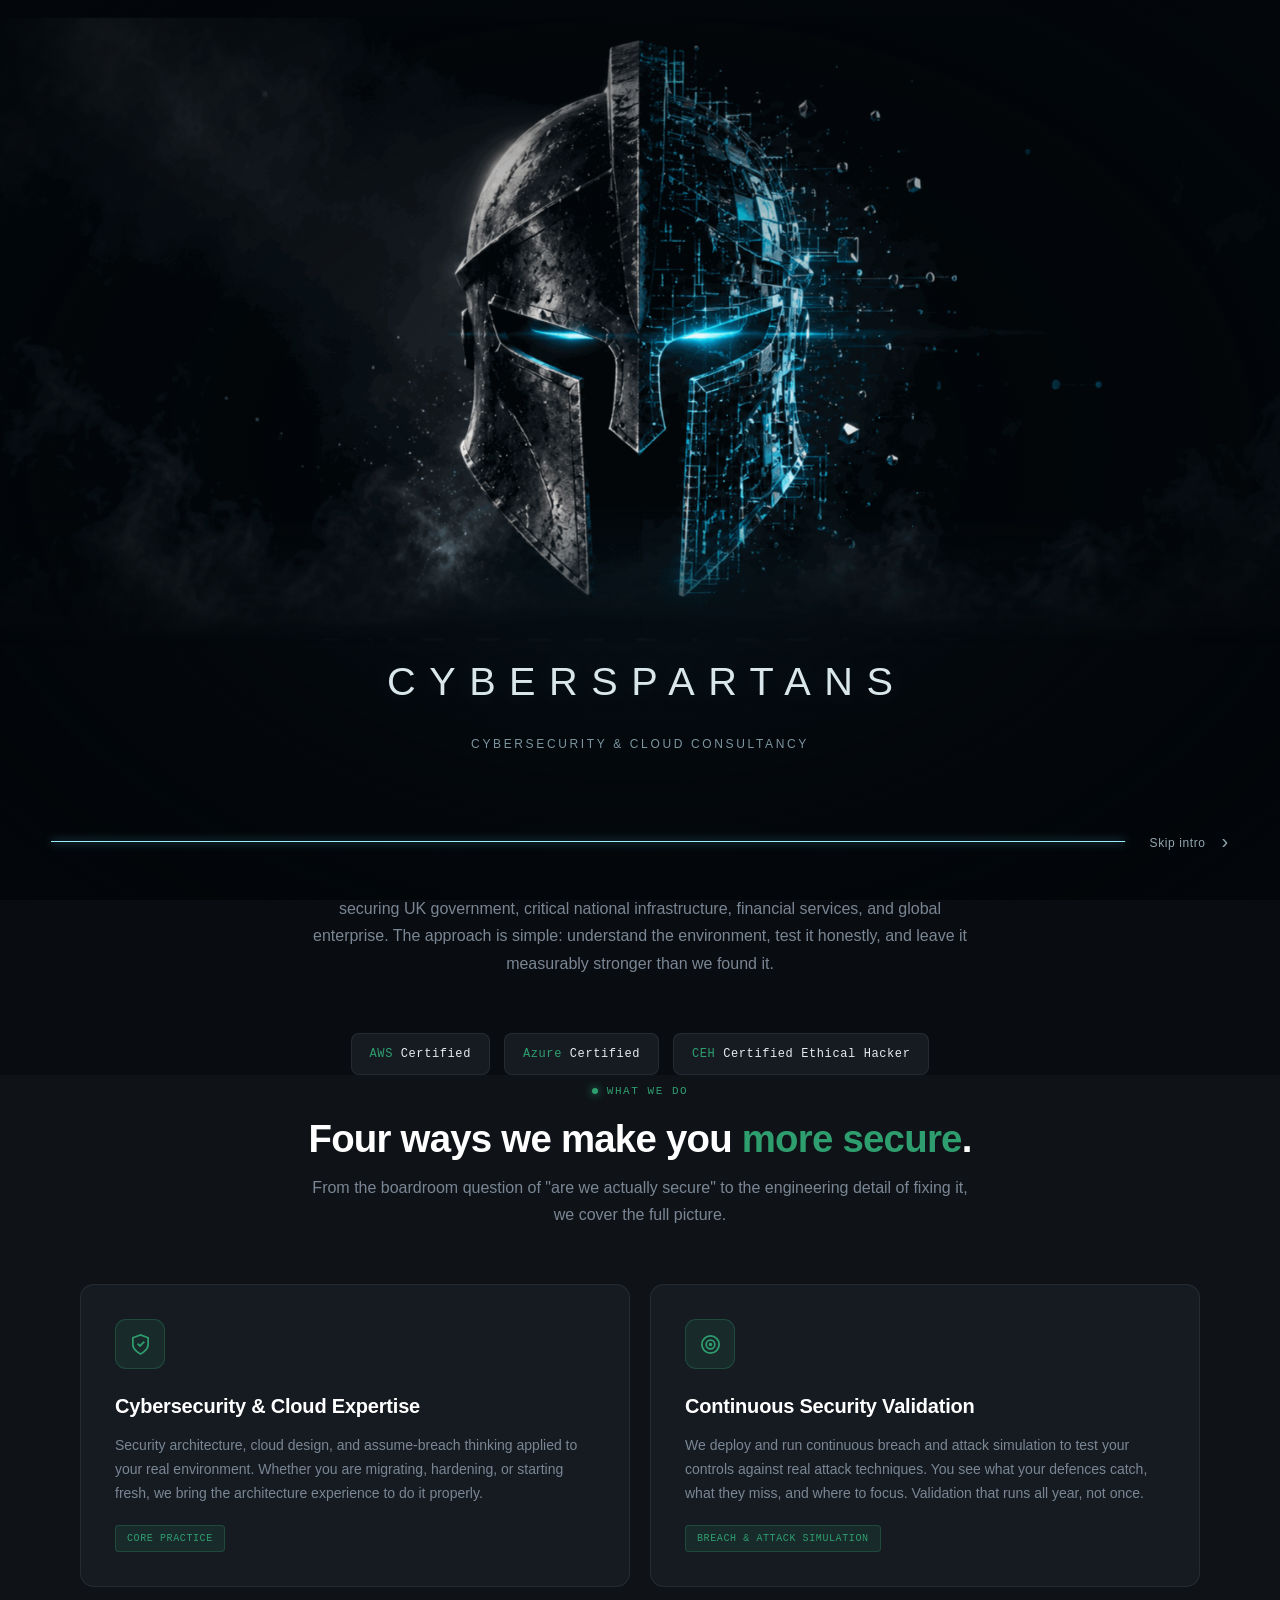
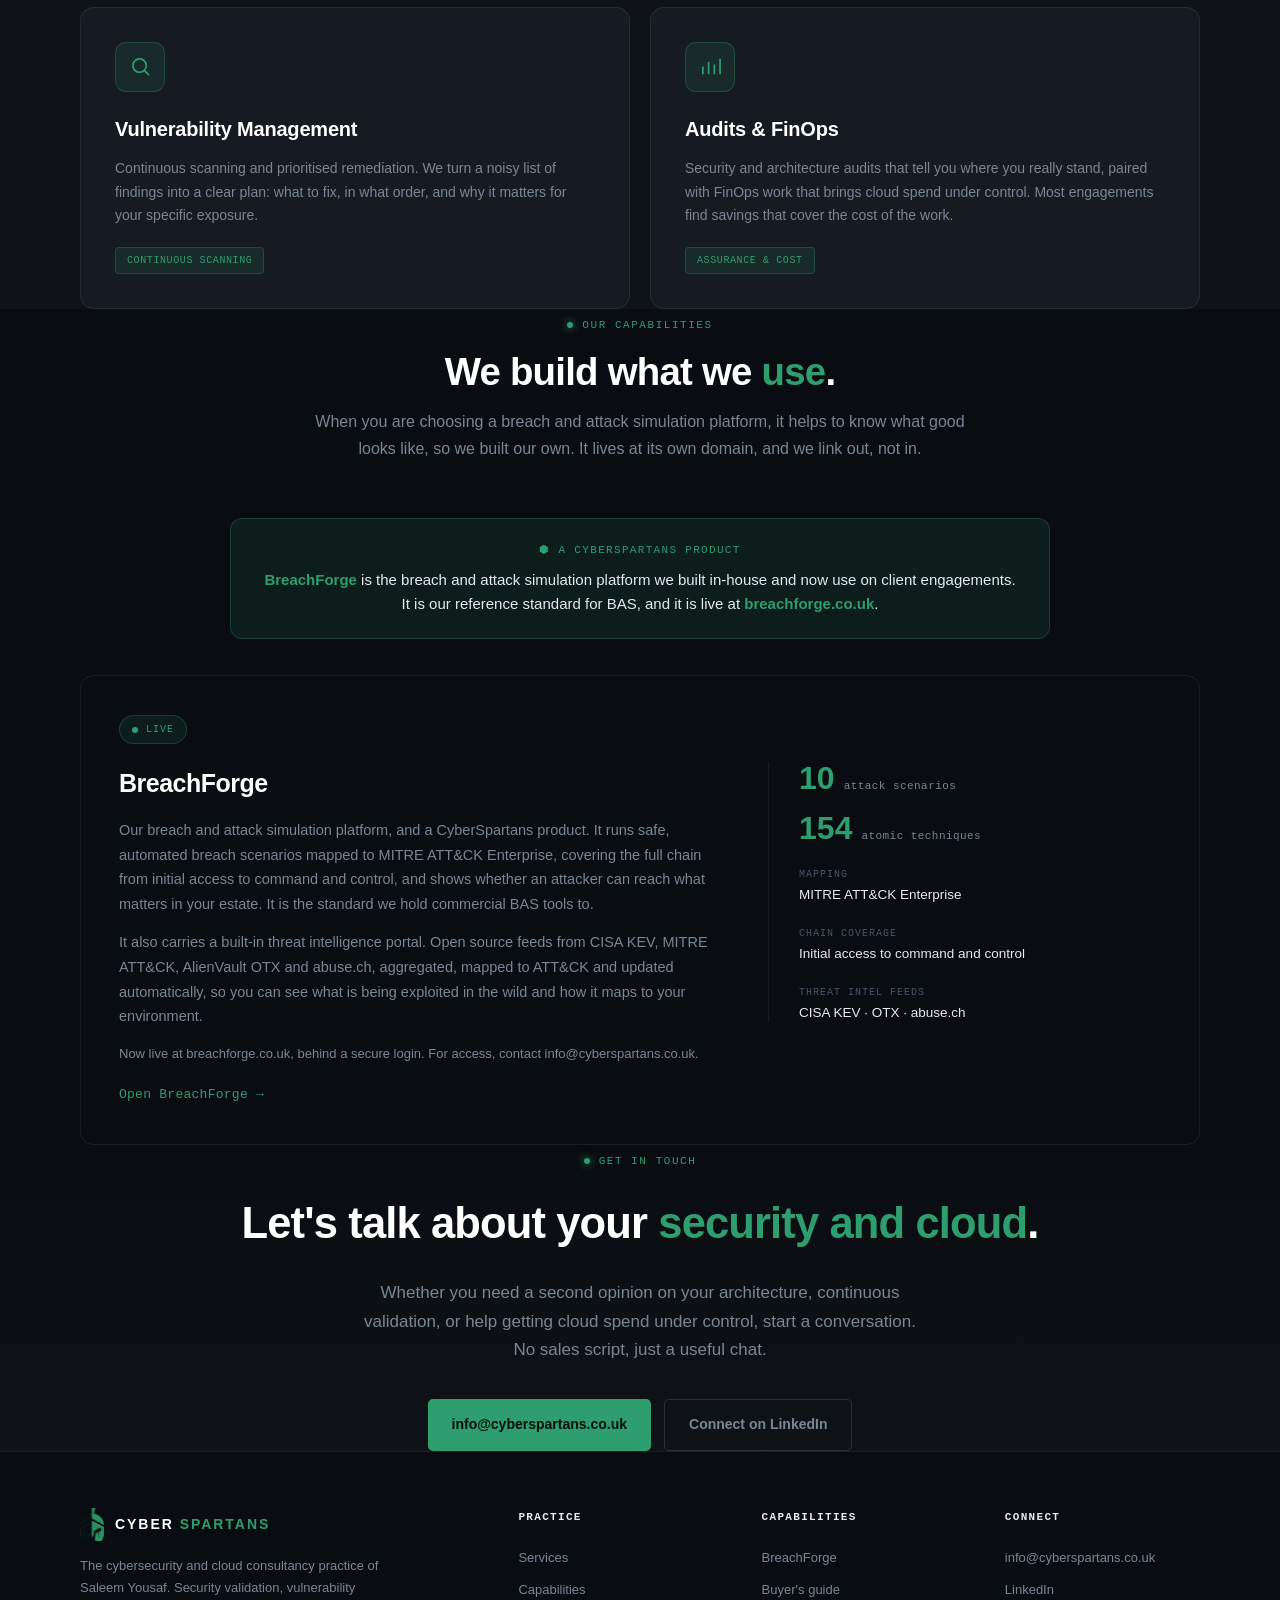
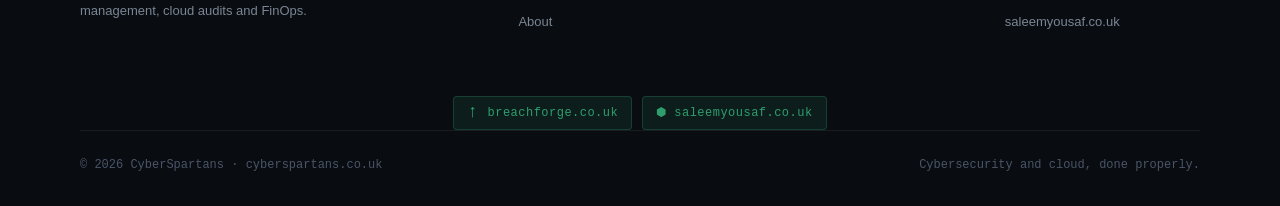
<file: index.html>
<!DOCTYPE html>
<html lang="en">
<head>
<meta charset="UTF-8">
<meta name="viewport" content="width=device-width, initial-scale=1.0">
<!-- Security: CSP and Referrer-Policy set via meta. HSTS and X-Content-Type-Options need real response headers (Cloudflare), see DEPLOY.md -->
<meta http-equiv="Content-Security-Policy" content="default-src 'self'; script-src 'self' 'unsafe-inline'; style-src 'self' 'unsafe-inline' https://fonts.googleapis.com; font-src 'self' https://fonts.gstatic.com; img-src 'self' data:; connect-src 'self'; base-uri 'self'; form-action 'self'; object-src 'none'">
<meta name="referrer" content="strict-origin-when-cross-origin">
<meta name="description" content="CyberSpartans is a cybersecurity and cloud consultancy. Security validation, vulnerability management, cloud audits and FinOps for organisations that want measurable assurance.">
<link rel="canonical" href="https://cyberspartans.co.uk">
<meta property="og:type" content="website">
<meta property="og:title" content="CyberSpartans | Cybersecurity & Cloud Consultancy">
<meta property="og:description" content="Security validation, vulnerability management, cloud audits and FinOps from a consultancy that does the work.">
<meta property="og:url" content="https://cyberspartans.co.uk">
<meta name="twitter:card" content="summary_large_image">
<meta name="twitter:title" content="CyberSpartans | Cybersecurity &amp; Cloud Consultancy">
<meta name="twitter:description" content="Security validation, vulnerability management, cloud audits and FinOps from a consultancy that does the work.">
<meta name="author" content="Saleem Yousaf">
<title>CyberSpartans | Cybersecurity &amp; Cloud Consultancy</title>
<link rel="preconnect" href="https://fonts.googleapis.com">
<link rel="preconnect" href="https://fonts.gstatic.com" crossorigin>
<link href="https://fonts.googleapis.com/css2?family=DM+Mono:wght@400;500&family=Syne:wght@500;600;700;800&family=Inter:wght@300;400;500;600&display=swap" rel="stylesheet">
<script type="application/ld+json">
{
  "@context": "https://schema.org",
  "@graph": [
    {
      "@type": "Organization",
      "@id": "https://cyberspartans.co.uk#org",
      "name": "Cyber Spartans Ltd", "alternateName": "CyberSpartans",
      "url": "https://cyberspartans.co.uk",
      "logo": "https://cyberspartans.co.uk/logo.png",
      "description": "Cybersecurity and cloud consultancy. Security validation, vulnerability management, cloud audits and FinOps.",
      "email": "info@cyberspartans.co.uk",
      "areaServed": "GB",
      "founder": {
        "@id": "https://cyberspartans.co.uk#saleem"
      },
      "knowsAbout": [
        "Cybersecurity",
        "Cloud Security",
        "Security Architecture",
        "Breach and Attack Simulation",
        "Threat Intelligence",
        "Vulnerability Management",
        "Cloud FinOps",
        "Security Audits"
      ],
      "hasOfferCatalog": {
        "@type": "OfferCatalog",
        "name": "Cybersecurity and Cloud Services",
        "itemListElement": [
          {
            "@type": "Offer",
            "itemOffered": {
              "@type": "Service",
              "name": "Security Validation"
            }
          },
          {
            "@type": "Offer",
            "itemOffered": {
              "@type": "Service",
              "name": "Vulnerability Management"
            }
          },
          {
            "@type": "Offer",
            "itemOffered": {
              "@type": "Service",
              "name": "Cloud Security Audits"
            }
          },
          {
            "@type": "Offer",
            "itemOffered": {
              "@type": "Service",
              "name": "FinOps"
            }
          }
        ]
      },
      "sameAs": [
        "https://www.linkedin.com/in/saleemyousaf",
        "https://saleemyousaf.co.uk",
        "https://breachforge.co.uk",
        "https://github.com/saleem-yousaf"
      ]
    },
    {
      "@type": "Person",
      "@id": "https://cyberspartans.co.uk#saleem",
      "name": "Saleem Yousaf",
      "url": "https://saleemyousaf.co.uk",
      "jobTitle": "Cloud Security Architect and Director",
      "worksFor": {
        "@id": "https://cyberspartans.co.uk#org"
      },
      "knowsAbout": [
        "Breach and attack simulation",
        "MITRE ATT&CK",
        "Cloud security",
        "Threat intelligence"
      ],
      "sameAs": [
        "https://saleemyousaf.co.uk",
        "https://breachforge.co.uk",
        "https://www.linkedin.com/in/saleemyousaf",
        "https://github.com/saleem-yousaf",
        "https://saleemyousaf.medium.com",
        "https://dev.to/saleem_yousaf",
        "https://hashnode.com/@saleemyousaf",
        "https://about.me/saleemyousaf"
      ]
    },
    {
      "@type": "SoftwareApplication",
      "@id": "https://breachforge.co.uk#app",
      "name": "BreachForge",
      "url": "https://breachforge.co.uk",
      "applicationCategory": "SecurityApplication",
      "operatingSystem": "Web",
      "softwareVersion": "4.1",
      "description": "Breach and attack simulation platform mapping 154 MITRE ATT&CK techniques across 10 attack scenarios.",
      "creator": {
        "@id": "https://cyberspartans.co.uk#saleem"
      },
      "publisher": {
        "@id": "https://cyberspartans.co.uk#org"
      }
    }
  ]
}
</script>
<style>
html{scroll-padding-top:74px}
:root{
  --bg:#090c10; --bg2:#0f1318; --bg3:#161b22;
  --border:rgba(255,255,255,0.07); --border2:rgba(255,255,255,0.12);
  --text:#e6eaf0; --muted:#7a8694; --muted2:#4a5568;
  --ac:#2f9e6f; --ac-bright:#3fb985; --ac-soft:rgba(47,158,111,0.12); --ac-line:rgba(47,158,111,0.28);
  --found:#f59e0b;
  --mono:'DM Mono',monospace; --display:'Syne',sans-serif; --body:'Inter',sans-serif;
}
*,*::before,*::after{margin:0;padding:0;box-sizing:border-box;}
html{scroll-behavior:smooth;}
body{background:var(--bg);color:var(--text);font-family:var(--body);font-size:16px;line-height:1.7;-webkit-font-smoothing:antialiased;overflow-x:hidden;}
body::before{content:'';position:fixed;inset:0;background-image:linear-gradient(rgba(47,158,111,0.014) 1px,transparent 1px),linear-gradient(90deg,rgba(47,158,111,0.014) 1px,transparent 1px);background-size:42px 42px;pointer-events:none;z-index:0;}
.wrap{max-width:1200px;margin:0 auto;padding:0 40px;position:relative;z-index:1;}
section{position:relative;z-index:1;}
a{color:inherit;}

/* NAV */
header{position:fixed;top:0;left:0;right:0;z-index:100;background:rgba(9,12,16,0.82);backdrop-filter:blur(12px);-webkit-backdrop-filter:blur(12px);border-bottom:1px solid var(--border);}
.nav-inner{max-width:1200px;margin:0 auto;padding:0 40px;height:62px;display:flex;align-items:center;justify-content:space-between;}
.brand{display:flex;align-items:center;gap:11px;text-decoration:none;}
.brand img{width:24px;height:auto;display:block;}
.brand .bn{font-family:var(--display);font-size:14px;font-weight:700;letter-spacing:0.14em;color:#fff;}
.brand .bn b{color:var(--ac);font-weight:800;}
nav{display:flex;align-items:center;gap:26px;}
nav a.lnk{font-size:13px;color:var(--muted);text-decoration:none;letter-spacing:0.03em;transition:color 0.2s;}
nav a.lnk:hover,nav a.lnk.active{color:var(--ac);}
.nav-div{width:1px;height:16px;background:var(--border);}
.nav-ext{font-family:var(--mono);font-size:11px;letter-spacing:0.04em;text-decoration:none;padding:4px 10px;border-radius:4px;transition:background 0.2s;}
.nav-ext.bf{color:var(--ac);} .nav-ext.bf:hover{background:var(--ac-soft);}
.nav-ext.sy{color:var(--ac);} .nav-ext.sy:hover{background:var(--ac-soft);}
.nav-cta{font-size:13px;font-weight:600;color:var(--ac);text-decoration:none;border:1px solid var(--ac-line);padding:7px 16px;border-radius:5px;transition:background 0.2s,border-color 0.2s;}
.nav-cta:hover{background:var(--ac-soft);border-color:var(--ac);}
.nav-toggle{display:none;}

/* HERO */
.hero{padding:150px 0 90px;display:grid;grid-template-columns:1.08fr 0.92fr;gap:56px;align-items:center;}
.eyebrow{display:inline-flex;align-items:center;gap:9px;font-family:var(--mono);font-size:11px;letter-spacing:0.12em;text-transform:uppercase;color:var(--ac);margin-bottom:22px;}
.eyebrow .dot{width:6px;height:6px;border-radius:50%;background:var(--ac);box-shadow:0 0 8px var(--ac);animation:dotpulse 1.7s infinite;}
@keyframes dotpulse{0%,100%{box-shadow:0 0 7px var(--ac);}50%{box-shadow:0 0 16px var(--ac);}}
.hero h1{font-family:var(--display);font-size:clamp(34px,4.4vw,54px);font-weight:800;line-height:1.07;letter-spacing:-0.02em;color:#fff;margin-bottom:22px;}
.hero h1 em{font-style:normal;color:var(--ac);}
.hero .tagline{font-size:17px;color:var(--muted);max-width:540px;line-height:1.7;margin-bottom:26px;}
.points{list-style:none;margin-bottom:30px;}
.points li{display:flex;align-items:center;gap:12px;padding:6px 0;font-size:15px;color:var(--text);}
.points li svg{width:16px;height:16px;color:var(--ac);flex-shrink:0;}
.btns{display:flex;gap:12px;flex-wrap:wrap;}
.btn{display:inline-flex;align-items:center;gap:8px;font-size:14px;font-weight:600;padding:13px 24px;border-radius:5px;text-decoration:none;transition:transform 0.15s,opacity 0.2s,border-color 0.2s,color 0.2s,background 0.2s;}
.btn-primary{background:var(--ac);color:#06100b;}
.btn-primary:hover{transform:translateY(-2px);box-shadow:0 10px 26px rgba(47,158,111,0.28);}
.btn-ghost{border:1px solid var(--border2);color:var(--muted);}
.btn-ghost:hover{border-color:var(--ac);color:var(--ac);}

/* HERO SIGNATURE PANEL */
.panel{position:relative;height:440px;border-radius:16px;overflow:hidden;border:1px solid var(--border);background:radial-gradient(ellipse at 62% 38%,var(--ac-soft) 0%,transparent 60%),linear-gradient(180deg,#0c111a 0%,#06080c 100%);box-shadow:0 30px 80px rgba(0,0,0,0.55);}
.aegisfx{position:absolute;inset:0;width:100%;height:100%;z-index:1;display:block;}
.aegis{position:absolute;inset:0;width:100%;height:100%;z-index:2;}
.ag-name{font-family:var(--display);font-weight:700;font-size:13px;fill:#fff;letter-spacing:-0.01em;}
.ag-met{font-family:var(--mono);font-size:9px;letter-spacing:0.08em;fill:var(--muted);text-transform:uppercase;}
.ag-node{opacity:0;animation:agFade 0.7s ease forwards;}
@keyframes agFade{to{opacity:1;}}
.pvig{position:absolute;inset:0;z-index:5;pointer-events:none;background:radial-gradient(120% 120% at 50% 46%,transparent 50%,rgba(0,0,0,0.62) 100%);}
.pgrain{position:absolute;inset:0;z-index:5;pointer-events:none;opacity:0.06;mix-blend-mode:overlay;}
.hud{position:absolute;font-family:var(--mono);font-size:9px;letter-spacing:0.16em;color:var(--ac);background:rgba(0,0,0,0.5);backdrop-filter:blur(6px);border:1px solid var(--ac-line);padding:5px 12px;border-radius:100px;display:flex;align-items:center;gap:7px;z-index:6;}
.hud-tl{top:16px;left:16px;}
.hud-b{bottom:16px;left:50%;transform:translateX(-50%);color:var(--muted);border-color:var(--border);letter-spacing:0.16em;}
.hud .dot{width:5px;height:5px;border-radius:50%;background:var(--ac);box-shadow:0 0 7px var(--ac);animation:dotpulse 1.5s infinite;}
@media(prefers-reduced-motion:reduce){.ag-node{opacity:1;animation:none;}}}

/* SECTION SHARED */
.section{padding:96px 0;border-top:1px solid var(--border);}
.section.alt{background:var(--bg2);}
.sec-head{max-width:680px;margin:0 auto 56px;text-align:center;}
.sec-eyebrow{display:inline-flex;align-items:center;gap:9px;font-family:var(--mono);font-size:11px;letter-spacing:0.14em;text-transform:uppercase;color:var(--ac);margin-bottom:16px;}
.sec-eyebrow .dot{width:6px;height:6px;border-radius:50%;background:var(--ac);box-shadow:0 0 8px var(--ac);}
.sec-head h2{font-family:var(--display);font-size:clamp(26px,3vw,40px);font-weight:700;line-height:1.13;letter-spacing:-0.02em;color:#fff;margin-bottom:14px;}
.sec-head h2 em{font-style:normal;color:var(--ac);}
.sec-head p{font-size:16px;color:var(--muted);line-height:1.7;}

/* WHO WE ARE */
.creds{display:flex;justify-content:center;gap:14px;flex-wrap:wrap;margin-top:8px;}
.cred{font-family:var(--mono);font-size:12px;letter-spacing:0.05em;color:var(--text);background:var(--bg3);border:1px solid var(--border);border-radius:8px;padding:10px 18px;}
.cred b{color:var(--ac);font-weight:500;}

/* SERVICES */
.svc-grid{display:grid;grid-template-columns:repeat(2,1fr);gap:20px;}
.svc{background:var(--bg3);border:1px solid var(--border);border-radius:14px;padding:34px;position:relative;overflow:hidden;transition:border-color 0.25s,transform 0.25s,background 0.25s;}
.svc::before{content:'';position:absolute;left:0;top:0;bottom:0;width:3px;background:var(--ac);transform:scaleY(0);transform-origin:top;transition:transform 0.4s ease;}
.svc:hover{border-color:var(--border2);transform:translateY(-4px);background:var(--bg2);}
.svc:hover::before{transform:scaleY(1);}
.svc-ico{width:50px;height:50px;border-radius:11px;background:var(--ac-soft);border:1px solid var(--ac-line);display:flex;align-items:center;justify-content:center;margin-bottom:20px;color:var(--ac);}
.svc-ico svg{width:23px;height:23px;}
.svc h3{font-family:var(--display);font-size:20px;font-weight:700;letter-spacing:-0.01em;color:#fff;margin-bottom:11px;}
.svc p{font-size:14px;color:var(--muted);line-height:1.7;margin-bottom:16px;}
.svc-tag{display:inline-block;font-family:var(--mono);font-size:10px;letter-spacing:0.06em;text-transform:uppercase;color:var(--ac);background:var(--ac-soft);border:1px solid var(--ac-line);padding:4px 11px;border-radius:4px;}

/* CAPABILITIES */
.posit{max-width:820px;margin:0 auto 36px;text-align:center;padding:22px 30px;background:var(--ac-soft);border:1px solid var(--ac-line);border-radius:12px;}
.posit .label{font-family:var(--mono);font-size:11px;letter-spacing:0.12em;text-transform:uppercase;color:var(--ac);margin-bottom:8px;font-weight:500;}
.posit p{font-size:15px;color:var(--text);line-height:1.6;}
.posit strong{color:var(--ac);font-weight:600;}
.cap-split{display:grid;grid-template-columns:1fr 1fr;gap:20px;}
.cap{background:var(--bg);border:1px solid var(--border);border-radius:14px;padding:38px;transition:border-color 0.25s,transform 0.25s;}
.cap-grid{display:grid;grid-template-columns:1.55fr 1fr;gap:40px;align-items:start;}
.cap-main{max-width:640px;}
.cap-aside{border-left:1px solid var(--border);padding-left:30px;display:flex;flex-direction:column;gap:16px;}
.cap-stat{display:flex;align-items:baseline;gap:9px;}
.cap-stat b{font-family:var(--display);font-size:32px;font-weight:800;color:var(--ac);line-height:1;}
.cap-stat span{font-family:var(--mono);font-size:11px;letter-spacing:0.04em;color:var(--muted);}
.cap-spec{display:flex;flex-direction:column;gap:3px;padding-top:4px;}
.cap-spec span{font-family:var(--mono);font-size:10px;letter-spacing:0.1em;text-transform:uppercase;color:var(--muted2);}
.cap-spec em{font-style:normal;font-size:13.5px;color:var(--text);line-height:1.4;}
.cap:hover{transform:translateY(-4px);}
.cap.bf:hover{border-color:var(--ac-line);}
.cap.ti:hover{border-color:var(--ac-line);}
.cap-status{display:inline-flex;align-items:center;gap:8px;font-family:var(--mono);font-size:10px;font-weight:500;letter-spacing:0.1em;text-transform:uppercase;padding:5px 12px;border-radius:100px;margin-bottom:18px;}
.cap.bf .cap-status{color:var(--ac);background:var(--ac-soft);border:1px solid var(--ac-line);}
.cap.ti .cap-status{color:var(--ac);background:var(--ac-soft);border:1px solid var(--ac-line);}
.cap-status .dot{width:6px;height:6px;border-radius:50%;background:currentColor;animation:dotpulse 1.5s infinite;}
.cap h3{font-family:var(--display);font-size:25px;font-weight:700;letter-spacing:-0.02em;color:#fff;margin-bottom:13px;}
.cap p{font-size:14.5px;color:var(--muted);line-height:1.7;margin-bottom:14px;}
.cap p.small{font-size:13px;}
.cap-link{font-family:var(--mono);font-size:13px;font-weight:500;letter-spacing:0.02em;text-decoration:none;}
.cap.bf .cap-link{color:var(--ac);}
.cap.ti .cap-link{color:var(--ac);}

/* CONNECT */
.connect{text-align:center;background:linear-gradient(180deg,var(--bg) 0%,var(--bg2) 100%);}
.connect h2{font-family:var(--display);font-size:clamp(28px,3.4vw,44px);font-weight:800;letter-spacing:-0.02em;color:#fff;margin-bottom:18px;}
.connect h2 em{font-style:normal;color:var(--ac);}
.connect p{font-size:17px;color:var(--muted);max-width:560px;margin:0 auto 34px;line-height:1.7;}
.connect-opts{display:flex;gap:13px;justify-content:center;flex-wrap:wrap;}

/* FOOTER */
footer{border-top:1px solid var(--border);padding:56px 0 32px;}
.foot-grid{display:grid;grid-template-columns:2fr 1fr 1fr 1fr;gap:48px;margin-bottom:36px;}
.foot-brand .brand{margin-bottom:14px;}
.foot-brand p{font-size:13px;color:var(--muted);line-height:1.7;max-width:300px;}
.foot-col h4{font-family:var(--mono);font-size:11px;letter-spacing:0.12em;text-transform:uppercase;color:var(--text);margin-bottom:15px;}
.foot-col a{display:block;font-size:13px;color:var(--muted);text-decoration:none;padding:5px 0;transition:color 0.2s;}
.foot-col a:hover{color:var(--ac);}
.foot-bottom{padding-top:24px;border-top:1px solid var(--border);display:flex;justify-content:space-between;align-items:center;gap:12px;flex-wrap:wrap;}
.foot-bottom span{font-family:var(--mono);font-size:12px;color:var(--muted2);}
.foot-pills{display:flex;gap:10px;flex-wrap:wrap;justify-content:center;padding:22px 0 0;}
.pill{display:inline-flex;align-items:center;gap:6px;font-family:var(--mono);font-size:12px;letter-spacing:0.04em;text-decoration:none;padding:6px 13px;border-radius:4px;}
.pill.bf{color:var(--ac);background:var(--ac-soft);border:1px solid var(--ac-line);}
.pill.sy{color:var(--ac);background:var(--ac-soft);border:1px solid var(--ac-line);}

/* ENTRANCE + REVEAL */
@keyframes fadeUp{from{opacity:0;transform:translateY(18px);}to{opacity:1;transform:translateY(0);}}
.hero .herotext > *{animation:fadeUp 0.6s ease both;}
.hero .herotext > *:nth-child(1){animation-delay:0.05s;}
.hero .herotext > *:nth-child(2){animation-delay:0.13s;}
.hero .herotext > *:nth-child(3){animation-delay:0.21s;}
.hero .herotext > *:nth-child(4){animation-delay:0.29s;}
.hero .herotext > *:nth-child(5){animation-delay:0.37s;}
.hero .panel{animation:fadeUp 0.7s ease 0.3s both;}
.reveal{opacity:0;transform:translateY(20px);transition:opacity 0.6s ease,transform 0.6s ease;}
.reveal.in{opacity:1;transform:none;}
.svc.reveal{transition-delay:var(--d,0s);}

/* RESPONSIVE */
@media(max-width:1024px){
  .hero{grid-template-columns:1fr;gap:40px;padding:120px 0 70px;}
  .panel{height:360px;}
  .svc-grid,.cap-split{grid-template-columns:1fr;}
  .cap-grid{grid-template-columns:1fr;gap:28px;}
  .cap-aside{border-left:none;border-top:1px solid var(--border);padding-left:0;padding-top:24px;}
  .foot-grid{grid-template-columns:1fr 1fr;gap:32px;}
}
@media(max-width:680px){
  .wrap{padding-left:22px;padding-right:22px;} .nav-inner{padding:0 22px;}
  nav .lnk,.nav-div,.nav-ext{display:none;}
  .section{padding:64px 0;}
  .foot-grid{grid-template-columns:1fr;gap:28px;}
  .foot-bottom{flex-direction:column;align-items:flex-start;}
}
@media(prefers-reduced-motion:reduce){
  *{animation:none!important;}
  .reveal{opacity:1;transform:none;transition:none;}
  .scan{display:none;}
}
</style>

<style>
/* CyberSpartans Awakening intro, scoped overlay. Dismiss-in-place, never redirects. */
#cs-awaken{--csa-cyan:#57e1ff;position:fixed;inset:0;z-index:2147483000;display:none;font-family:Arial,Helvetica,sans-serif;color:#e4f3f8}
#cs-awaken *{box-sizing:border-box}
#cs-awaken button{font:inherit}
#cs-awaken button:focus-visible{outline:2px solid var(--csa-cyan);outline-offset:7px}
#cs-awaken .csa-stage{position:relative;isolation:isolate;width:100%;height:100%;overflow:hidden;background:radial-gradient(ellipse at 50% 47%,#0a1b24 0%,#050a0f 46%,#020406 85%)}
#cs-awaken .csa-art{position:absolute;left:50%;top:46%;width:min(110vw,1450px);aspect-ratio:1672/941;transform:translate(-50%,-50%);mask-image:linear-gradient(to bottom,#000 0%,#000 61%,transparent 79%);-webkit-mask-image:linear-gradient(to bottom,#000 0%,#000 61%,transparent 79%);opacity:0}
#cs-awaken .csa-art img{display:block;width:100%;height:100%;object-fit:contain}
#cs-awaken .csa-metal{clip-path:inset(0 49.9% 0 0)}
#cs-awaken .csa-digital{clip-path:inset(0 0 0 50%)}
#cs-awaken .csa-vignette{position:absolute;inset:0;pointer-events:none;background:radial-gradient(ellipse at center,transparent 20%,#03070b99 77%,#03070b 100%)}
#cs-awaken canvas{position:absolute;inset:0;width:100%;height:100%;pointer-events:none}
#cs-awaken .csa-scan{position:absolute;left:29%;right:29%;top:42%;height:1px;background:linear-gradient(90deg,transparent,#75ebff,transparent);box-shadow:0 0 25px 5px #2adaff65;opacity:0}
#cs-awaken .csa-brand{position:absolute;left:0;right:0;top:72%;text-align:center;opacity:0;padding:0 20px}
#cs-awaken .csa-brand h1{margin:0;font-size:clamp(18px,3.1vw,43px);font-weight:300;letter-spacing:.34em;padding-left:.34em;color:#d9e7ec;text-shadow:0 0 30px #81deff22}
#cs-awaken .csa-brand p{font-size:clamp(10px,1vw,12px);font-weight:400;letter-spacing:.22em;text-transform:uppercase;color:#7c959f;margin:19px 0 0}
#cs-awaken .csa-controls{position:absolute;bottom:max(30px,env(safe-area-inset-bottom));left:clamp(24px,4vw,64px);right:clamp(24px,4vw,64px);display:flex;align-items:center;gap:24px}
#cs-awaken .csa-track{height:1px;background:#617f873e;flex:1;position:relative;overflow:visible}
#cs-awaken .csa-progress{height:1px;width:100%;transform:scaleX(0);transform-origin:left;background:#9af0ff;box-shadow:0 0 10px #67dfff}
#cs-awaken .csa-skip{border:0;background:none;color:#91a6af;padding:12px 0;cursor:pointer;font-size:12px;letter-spacing:.05em;white-space:nowrap}
#cs-awaken .csa-skip:hover{color:#fff}
#cs-awaken .csa-skip span{padding-left:12px;font-size:20px;vertical-align:-1px}
#cs-awaken .csa-status{position:absolute;width:1px;height:1px;overflow:hidden;clip-path:inset(50%)}
#cs-awaken.csa-playing .csa-metal{animation:csa-metal 4s both}
#cs-awaken.csa-playing .csa-digital{animation:csa-digital 4s both}
#cs-awaken.csa-playing .csa-scan{animation:csa-scan 4s both}
#cs-awaken.csa-playing .csa-brand{animation:csa-brand 4s both}
#cs-awaken.csa-playing .csa-progress{animation:csa-progress 4s linear both}
#cs-awaken.csa-complete .csa-art{opacity:1;transform:translate(-50%,-50%) scale(1)}
#cs-awaken.csa-complete .csa-brand{opacity:1}
#cs-awaken.csa-complete .csa-controls{opacity:0;pointer-events:none}
#cs-awaken.csa-leaving{opacity:0;transition:opacity .45s}
#cs-awaken.csa-loading .csa-brand{opacity:1}
#cs-awaken.csa-loading .csa-brand p{color:#a6bbc3}
@keyframes csa-metal{0%{opacity:0;filter:brightness(.25);transform:translate(-50%,-50%) scale(1.045)}22%{opacity:1;filter:brightness(.7)}60%,100%{opacity:1;filter:brightness(1);transform:translate(-50%,-50%) scale(1)}}
@keyframes csa-digital{0%,20%{opacity:0;clip-path:inset(0 48% 0 50%);filter:brightness(2)}55%{opacity:1;clip-path:inset(0 0 0 50%);filter:brightness(1.3)}100%{opacity:1;clip-path:inset(0 0 0 50%);filter:brightness(1)}}
@keyframes csa-scan{0%,37%{opacity:0;transform:scaleX(.1)}44%{opacity:1;transform:scaleX(.55)}60%{opacity:.55;transform:scaleX(1.4)}78%,100%{opacity:0;transform:scaleX(1.7)}}
@keyframes csa-brand{0%,56%{opacity:0;transform:translateY(10px);filter:blur(6px)}80%,100%{opacity:1;transform:translateY(0);filter:blur(0)}}
@keyframes csa-progress{to{transform:scaleX(1)}}
@media(max-width:600px){#cs-awaken .csa-art{width:150vw;top:40%}#cs-awaken .csa-brand{top:61%}#cs-awaken .csa-brand h1{font-size:22px;letter-spacing:.2em;padding-left:.2em}#cs-awaken .csa-brand p{letter-spacing:.14em;margin-top:14px;font-size:11px}#cs-awaken .csa-scan{left:10%;right:10%;top:34%}#cs-awaken .csa-controls{gap:16px;bottom:max(20px,env(safe-area-inset-bottom))}}
@media(max-height:540px) and (min-width:601px){#cs-awaken .csa-art{width:85vw;top:40%}#cs-awaken .csa-brand{top:68%}#cs-awaken .csa-brand h1{font-size:24px}#cs-awaken .csa-brand p{margin-top:10px}#cs-awaken .csa-controls{bottom:12px}}
@media(prefers-reduced-motion:reduce){#cs-awaken *,#cs-awaken *:before,#cs-awaken *:after{animation:none!important;transition:none!important}#cs-awaken .csa-art,#cs-awaken .csa-brand{opacity:1}#cs-awaken .csa-scan,#cs-awaken canvas{display:none}}
body.csa-lock{overflow:hidden}
</style>
</head>
<body>
<div id="cs-awaken" aria-label="CyberSpartans cinematic introduction">
  <div class="csa-stage">
    <div class="csa-art csa-metal" aria-hidden="true"><img src="assets/awakening.png" alt="" fetchpriority="high"></div>
    <div class="csa-art csa-digital" aria-hidden="true"><img src="assets/awakening.png" alt=""></div>
    <canvas aria-hidden="true"></canvas>
    <div class="csa-scan" aria-hidden="true"></div><div class="csa-vignette" aria-hidden="true"></div>
    <div class="csa-brand"><h1>CYBERSPARTANS</h1><p>Cybersecurity &amp; Cloud Consultancy</p></div>
    <div class="csa-controls"><div class="csa-track" aria-hidden="true"><div class="csa-progress"></div></div><button class="csa-skip" type="button">Skip intro <span aria-hidden="true">›</span></button></div>
    <p class="csa-status" role="status" aria-live="polite"></p>
  </div>
</div>
<script>
(function(){
  var el=document.getElementById('cs-awaken'); if(!el)return;
  var motion=matchMedia('(prefers-reduced-motion: reduce)');
  var nointro=/[?&]nointro/.test(location.search);
  function seen(){try{return sessionStorage.getItem('cs-awaken-seen')==='1'}catch(e){return false}}
  function remember(){try{sessionStorage.setItem('cs-awaken-seen','1')}catch(e){}}
  function kill(){remember();document.body.classList.remove('csa-lock');if(el.parentNode)el.parentNode.removeChild(el);}
  // ?nointro, a repeat visit, or reduced-motion: no intro, homepage directly.
  if(nointro||seen()||motion.matches){kill();return;}
  var status=el.querySelector('.csa-status');
  var canvas=el.querySelector('canvas'),ctx=canvas&&canvas.getContext?canvas.getContext('2d'):null;
  var w=0,h=0,dpr=1,points=[],timer,frame,startTime=0,leaving=false;
  // Hard failsafe: the overlay is gone within 6s whatever happens in the animation.
  var failsafe=setTimeout(kill,6000);
  function dismiss(){if(leaving)return;leaving=true;clearTimeout(timer);clearTimeout(failsafe);if(frame)cancelAnimationFrame(frame);el.classList.add('csa-leaving');setTimeout(kill,450);}
  function finish(){if(frame)cancelAnimationFrame(frame);if(ctx)ctx.clearRect(0,0,w,h);el.classList.remove('csa-playing');el.classList.add('csa-complete');status.textContent='Introduction complete.';dismiss();}
  function resize(){w=innerWidth;h=innerHeight;dpr=Math.min(devicePixelRatio||1,2);if(ctx){canvas.width=w*dpr;canvas.height=h*dpr;ctx.setTransform(dpr,0,0,dpr,0,0);}points=Array.from({length:w<600?55:100},function(){return{x:Math.random(),y:Math.random(),r:Math.random()*1.3+0.3,delay:Math.random()*0.6};});}
  function render(now){if(!ctx)return;var t=(now-startTime)/1000;ctx.clearRect(0,0,w,h);if(t>4)return;var activity=Math.max(0,Math.sin(Math.PI*Math.min(1,Math.max(0,(t-0.5)/3))));points.forEach(function(p){var easing=Math.min(1,Math.max(0,(t-0.6-p.delay)/2));var x=w*(0.52+p.x*0.32*(1-easing*0.65));var y=h*(0.13+p.y*0.49);ctx.fillStyle='rgba(83,216,255,'+(activity*(0.15+p.r*0.25))+')';ctx.fillRect(x,y,p.r*1.3,p.r*1.3);if(p.r>1.2){ctx.strokeStyle='rgba(68,202,244,'+(activity*0.08)+')';ctx.beginPath();ctx.moveTo(x,y);ctx.lineTo(x+20*(1-easing),y);ctx.stroke();}});frame=requestAnimationFrame(render);}
  function play(){el.style.display='block';document.body.classList.add('csa-lock');el.classList.remove('csa-playing','csa-complete','csa-leaving','csa-loading');void el.offsetWidth;el.classList.add('csa-playing');status.textContent='The Awakening.';startTime=performance.now();if(ctx)frame=requestAnimationFrame(render);timer=setTimeout(finish,4000);}
  var skip=el.querySelector('.csa-skip');if(skip)skip.addEventListener('click',dismiss);
  addEventListener('resize',resize);
  if(motion.addEventListener)motion.addEventListener('change',function(){if(motion.matches)dismiss();});
  resize();
  var img=el.querySelector('.csa-art img');
  el.style.display='block';el.classList.add('csa-loading');
  (img&&img.decode?img.decode().catch(function(){}):Promise.resolve()).then(play);
})();
</script>

<header>
  <div class="nav-inner">
    <a href="index.html" class="brand"><img src="[data-uri]" alt="CyberSpartans"><span class="bn">CYBER <b>SPARTANS</b></span></a>
    <nav>
      <a href="index.html" class="lnk active">About</a>
      <a href="services.html" class="lnk">Services</a>
      <a href="capabilities.html" class="lnk">Capabilities</a><a href="projects.html" class="lnk">Projects</a>
      <span class="nav-div"></span>
      <a href="https://breachforge.co.uk" target="_blank" rel="noopener" class="nav-ext bf">BreachForge &#8599;</a>
      <a href="https://saleemyousaf.co.uk" target="_blank" rel="noopener" class="nav-ext sy">Saleem Yousaf &#8599;</a>
      <a href="#connect" class="nav-cta">Connect</a>
    </nav>
  </div>
</header>

<section class="hero wrap">
  <div class="herotext">
    <div class="eyebrow"><span class="dot"></span>Cybersecurity &amp; Cloud Consultancy</div>
    <h1>Security and cloud that <em>holds under pressure.</em></h1>
    <p class="tagline">CyberSpartans is the consultancy practice of Saleem Yousaf. We help organisations test their defences, fix what matters, and run secure, cost-aware cloud. Practical work, measurable outcomes, no jargon.</p>
    <ul class="points">
      <li><svg viewBox="0 0 24 24" fill="none" stroke="currentColor" stroke-width="2"><polyline points="20 6 9 17 4 12"/></svg>Cybersecurity and cloud architecture, hands on</li>
      <li><svg viewBox="0 0 24 24" fill="none" stroke="currentColor" stroke-width="2"><polyline points="20 6 9 17 4 12"/></svg>Continuous security validation</li>
      <li><svg viewBox="0 0 24 24" fill="none" stroke="currentColor" stroke-width="2"><polyline points="20 6 9 17 4 12"/></svg>Vulnerability management</li>
      <li><svg viewBox="0 0 24 24" fill="none" stroke="currentColor" stroke-width="2"><polyline points="20 6 9 17 4 12"/></svg>Cloud audits and FinOps that pay for themselves</li>
    </ul>
    <div class="btns">
      <a href="#connect" class="btn btn-primary">Work with us</a>
      <a href="services.html" class="btn btn-ghost">See what we do</a>
    </div>
  </div>
  <div class="panel">
    <canvas class="aegisfx" id="aegisFx"></canvas>
    <svg class="aegis" id="aegisSvg" viewBox="0 0 460 440" preserveAspectRatio="xMidYMid meet" aria-hidden="true"></svg>
    <div class="pvig"></div><div class="pgrain"></div>
    <div class="hud hud-tl"><span class="dot"></span>CYBERSPARTANS</div>
  </div>
  </div>
  </div>
  </div>
  </div>
</section>

<section class="section">
  <div class="wrap">
    <div class="sec-head reveal">
      <div class="sec-eyebrow"><span class="dot"></span>Who we are</div>
      <h2>A practice built on <em>doing the work</em>.</h2>
      <p>CyberSpartans is led by Saleem Yousaf, a cloud and cyber security architect who has worked securing UK government, critical national infrastructure, financial services, and global enterprise. The approach is simple: understand the environment, test it honestly, and leave it measurably stronger than we found it.</p>
    </div>
    <div class="creds reveal">
      <div class="cred"><b>AWS</b> Certified</div>
      <div class="cred"><b>Azure</b> Certified</div>
      <div class="cred"><b>CEH</b> Certified Ethical Hacker</div>
    </div>
  </div>
</section>

<section class="section alt">
  <div class="wrap">
    <div class="sec-head reveal">
      <div class="sec-eyebrow"><span class="dot"></span>What we do</div>
      <h2>Four ways we make you <em>more secure</em>.</h2>
      <p>From the boardroom question of "are we actually secure" to the engineering detail of fixing it, we cover the full picture.</p>
    </div>
    <div class="svc-grid">
      <div class="svc reveal" style="--d:0s">
        <div class="svc-ico"><svg viewBox="0 0 24 24" fill="none" stroke="currentColor" stroke-width="1.8"><path d="M12 22s8-4 8-10V5l-8-3-8 3v7c0 6 8 10 8 10z"/><polyline points="9 11 11.5 13.5 16 9"/></svg></div>
        <h3>Cybersecurity &amp; Cloud Expertise</h3>
        <p>Security architecture, cloud design, and assume-breach thinking applied to your real environment. Whether you are migrating, hardening, or starting fresh, we bring the architecture experience to do it properly.</p>
        <span class="svc-tag">Core Practice</span>
      </div>
      <div class="svc reveal" style="--d:0.08s">
        <div class="svc-ico"><svg viewBox="0 0 24 24" fill="none" stroke="currentColor" stroke-width="1.8"><circle cx="12" cy="12" r="9"/><circle cx="12" cy="12" r="4.5"/><circle cx="12" cy="12" r="1"/></svg></div>
        <h3>Continuous Security Validation</h3>
        <p>We deploy and run continuous breach and attack simulation to test your controls against real attack techniques. You see what your defences catch, what they miss, and where to focus. Validation that runs all year, not once.</p>
        <span class="svc-tag">Breach &amp; Attack Simulation</span>
      </div>
      <div class="svc reveal" style="--d:0.16s">
        <div class="svc-ico"><svg viewBox="0 0 24 24" fill="none" stroke="currentColor" stroke-width="1.8"><circle cx="11" cy="11" r="7"/><line x1="21" y1="21" x2="16.5" y2="16.5"/></svg></div>
        <h3>Vulnerability Management</h3>
        <p>Continuous scanning and prioritised remediation. We turn a noisy list of findings into a clear plan: what to fix, in what order, and why it matters for your specific exposure.</p>
        <span class="svc-tag">Continuous Scanning</span>
      </div>
      <div class="svc reveal" style="--d:0.24s">
        <div class="svc-ico"><svg viewBox="0 0 24 24" fill="none" stroke="currentColor" stroke-width="1.8"><line x1="4" y1="20" x2="4" y2="12"/><line x1="10" y1="20" x2="10" y2="7"/><line x1="16" y1="20" x2="16" y2="10"/><line x1="22" y1="20" x2="22" y2="4"/></svg></div>
        <h3>Audits &amp; FinOps</h3>
        <p>Security and architecture audits that tell you where you really stand, paired with FinOps work that brings cloud spend under control. Most engagements find savings that cover the cost of the work.</p>
        <span class="svc-tag">Assurance &amp; Cost</span>
      </div>
    </div>
  </div>
</section>

<section class="section">
  <div class="wrap">
    <div class="sec-head reveal">
      <div class="sec-eyebrow"><span class="dot"></span>Our capabilities</div>
      <h2>We build what we <em>use</em>.</h2>
      <p>When you are choosing a breach and attack simulation platform, it helps to know what good looks like, so we built our own. It lives at its own domain, and we link out, not in.</p>
    </div>
    <div class="posit reveal">
      <div class="label">&#x2B22; A CyberSpartans Product</div>
      <p><strong>BreachForge</strong> is the breach and attack simulation platform we built in-house and now use on client engagements. It is our reference standard for BAS, and it is live at <strong>breachforge.co.uk</strong>.</p>
    </div>
    <div class="cap-split" style="grid-template-columns:1fr;">
      <div class="cap bf reveal" style="--d:0s">
        <span class="cap-status"><span class="dot"></span>Live</span>
        <div class="cap-grid">
          <div class="cap-main">
            <h3>BreachForge</h3>
            <p>Our breach and attack simulation platform, and a CyberSpartans product. It runs safe, automated breach scenarios mapped to MITRE ATT&amp;CK Enterprise, covering the full chain from initial access to command and control, and shows whether an attacker can reach what matters in your estate. It is the standard we hold commercial BAS tools to.</p>
            <p>It also carries a built-in threat intelligence portal. Open source feeds from CISA KEV, MITRE ATT&amp;CK, AlienVault OTX and abuse.ch, aggregated, mapped to ATT&amp;CK and updated automatically, so you can see what is being exploited in the wild and how it maps to your environment.</p>
            <p class="small">Now live at breachforge.co.uk, behind a secure login. For access, contact info@cyberspartans.co.uk.</p>
            <a href="https://breachforge.co.uk" class="cap-link" target="_blank" rel="noopener">Open BreachForge &#8594;</a>
          </div>
          <div class="cap-aside">
            <div class="cap-stat"><b>10</b><span>attack scenarios</span></div>
            <div class="cap-stat"><b>154</b><span>atomic techniques</span></div>
            <div class="cap-spec"><span>Mapping</span><em>MITRE ATT&amp;CK Enterprise</em></div>
            <div class="cap-spec"><span>Chain coverage</span><em>Initial access to command and control</em></div>
            <div class="cap-spec"><span>Threat intel feeds</span><em>CISA KEV &middot; OTX &middot; abuse.ch</em></div>
          </div>
        </div>
      </div>
    </div>
  </div>
</section>

<section class="section connect" id="connect">
  <div class="wrap">
    <div class="sec-eyebrow reveal" style="display:inline-flex;"><span class="dot"></span>Get in touch</div>
    <h2 class="reveal">Let's talk about your <em>security and cloud</em>.</h2>
    <p class="reveal">Whether you need a second opinion on your architecture, continuous validation, or help getting cloud spend under control, start a conversation. No sales script, just a useful chat.</p>
    <div class="connect-opts reveal">
      <a href="mailto:info@cyberspartans.co.uk" class="btn btn-primary">info@cyberspartans.co.uk</a>
      <a href="https://www.linkedin.com/in/saleemyousaf" target="_blank" rel="noopener" class="btn btn-ghost">Connect on LinkedIn</a>
    </div>
  </div>
</section>

<footer>
  <div class="wrap">
    <div class="foot-grid">
      <div class="foot-brand">
        <a href="index.html" class="brand"><img src="[data-uri]" alt="CyberSpartans"><span class="bn">CYBER <b>SPARTANS</b></span></a>
        <p>The cybersecurity and cloud consultancy practice of Saleem Yousaf. Security validation, vulnerability management, cloud audits and FinOps.</p>
      </div>
      <div class="foot-col">
        <h4>Practice</h4>
        <a href="services.html">Services</a>
        <a href="capabilities.html">Capabilities</a>
        <a href="index.html">About</a>
      </div>
      <div class="foot-col">
        <h4>Capabilities</h4>
        <a href="capabilities.html">BreachForge</a>
        <a href="capabilities.html">Buyer's guide</a>
      </div>
      <div class="foot-col">
        <h4>Connect</h4>
        <a href="mailto:info@cyberspartans.co.uk">info@cyberspartans.co.uk</a>
        <a href="https://www.linkedin.com/in/saleemyousaf" target="_blank" rel="noopener">LinkedIn</a>
        <a href="https://saleemyousaf.co.uk" target="_blank" rel="noopener">saleemyousaf.co.uk</a>
      </div>
    </div>
    <div class="foot-pills">
      <a href="https://breachforge.co.uk" target="_blank" rel="noopener" class="pill bf">&#x2B61; breachforge.co.uk</a>
      <a href="https://saleemyousaf.co.uk" target="_blank" rel="noopener" class="pill sy">&#x2B22; saleemyousaf.co.uk</a>
    </div>
    <div class="foot-bottom">
      <span>© 2026 CyberSpartans &middot; cyberspartans.co.uk</span>
      <span>Cybersecurity and cloud, done properly.</span>
    </div>
  </div>
</footer>

<script>
(function aegis(){
  var svg=document.getElementById('aegisSvg'); var fx=document.getElementById('aegisFx');
  if(!svg||!fx) return;
  var NS='http://www.w3.org/2000/svg';
  var reduce=window.matchMedia && window.matchMedia('(prefers-reduced-motion: reduce)').matches;
  function E(n,a){var e=document.createElementNS(NS,n);for(var k in a)e.setAttribute(k,a[k]);return e;}
  var VX=460, VY=440, cx=230, cy=210, R=124;

  // ---------- SVG structure ----------
  var halo=E('circle',{cx:cx,cy:cy,r:62,fill:'rgba(47,158,111,0.16)'});svg.appendChild(halo);
  if(!reduce){halo.appendChild(E('animate',{attributeName:'opacity',values:'0.4;0.72;0.4',dur:'3.6s',repeatCount:'indefinite'}));
              halo.appendChild(E('animate',{attributeName:'r',values:'56;70;56',dur:'3.6s',repeatCount:'indefinite'}));}
  svg.appendChild(E('circle',{cx:cx,cy:cy,r:R,fill:'none',stroke:'var(--ac)','stroke-width':1,opacity:0.16}));
  function ring(r,dash,dur,rev){var g=E('g',{});g.appendChild(E('circle',{cx:cx,cy:cy,r:r,fill:'none',stroke:'var(--ac)','stroke-width':1,'stroke-dasharray':dash,opacity:0.32}));
    if(!reduce)g.appendChild(E('animateTransform',{attributeName:'transform',type:'rotate',from:(rev?360:0)+' '+cx+' '+cy,to:(rev?0:360)+' '+cx+' '+cy,dur:dur,repeatCount:'indefinite'}));svg.appendChild(g);}
  ring(106,'2 12','30s',false);ring(80,'2 9','22s',true);

  // radar sweep wedge
  var sweepG=E('g',{}); svg.appendChild(sweepG);
  var grad=E('radialGradient',{id:'swG',cx:cx,cy:cy,r:R+24,gradientUnits:'userSpaceOnUse'});
  grad.appendChild(E('stop',{offset:'0','stop-color':'#2f9e6f','stop-opacity':'0.30'}));
  grad.appendChild(E('stop',{offset:'1','stop-color':'#2f9e6f','stop-opacity':'0'}));
  var defs=E('defs',{});defs.appendChild(grad);svg.appendChild(defs);
  var wedge=E('path',{fill:'url(#swG)'});
  function wedgePath(a){var r=R+24,s=(a-26)*Math.PI/180,e=(a+26)*Math.PI/180;return 'M'+cx+' '+cy+' L'+(cx+Math.cos(s)*r)+' '+(cy+Math.sin(s)*r)+' A '+r+' '+r+' 0 0 1 '+(cx+Math.cos(e)*r)+' '+(cy+Math.sin(e)*r)+' Z';}
  wedge.setAttribute('d',wedgePath(-90));sweepG.appendChild(wedge);
  var sweepLine=E('line',{x1:cx,y1:cy,x2:cx,y2:cy-(R+24),stroke:'var(--ac)','stroke-width':1,opacity:0.5});sweepG.appendChild(sweepLine);

  // connectors + pulses
  var nodes=[
    {x:cx,y:86, ang:-90, name:'Cyber', met:'validated', icon:'shield', place:'top',  col:'#3fb985'},
    {x:354,y:cy, ang:0,  name:'Cloud', met:'hardened', icon:'cloud', place:'side',  col:'#4aa8ff'},
    {x:cx,y:334, ang:90, name:'Cost',  met:'optimised', icon:'pound', place:'bottom',col:'#f5b73c'},
    {x:106,y:cy, ang:180,name:'Risk',  met:'reduced', icon:'risk', place:'side',   col:'#ff6b6b'}
  ];
  var lineG=E('g',{'stroke-width':1});svg.appendChild(lineG);
  nodes.forEach(function(n){lineG.appendChild(E('line',{x1:cx,y1:cy,x2:n.x,y2:n.y,stroke:n.col,opacity:0.30}));});
  var pulseG=E('g',{});svg.appendChild(pulseG);

  // core: hexagon frame + CyberSpartans helmet
  svg.appendChild(E('polygon',{points:'230,166 264,186 264,234 230,254 196,234 196,186',fill:'rgba(47,158,111,0.16)',stroke:'var(--ac)','stroke-width':1.5,style:'filter:drop-shadow(0 0 14px rgba(47,158,111,0.6))'}));
  var helmEl=document.querySelector('.brand img'); var helm=helmEl?helmEl.src:'';
  if(helm){var im=E('image',{x:206,y:178,width:48,height:62,preserveAspectRatio:'xMidYMid meet',style:'filter:drop-shadow(0 0 8px rgba(47,158,111,0.55))'});im.setAttribute('href',helm);im.setAttributeNS('http://www.w3.org/1999/xlink','href',helm);svg.appendChild(im);}

  function glyph(kind,x,y,col){
    if(kind==='shield'){var g=E('g',{});g.appendChild(E('path',{d:'M'+x+' '+(y-11)+' l9 4 v7 c0 7 -5 11 -9 13 c-4 -2 -9 -6 -9 -13 v-7 z',fill:'none',stroke:col,'stroke-width':1.6}));g.appendChild(E('polyline',{points:(x-4)+','+(y+1)+' '+(x-1)+','+(y+4)+' '+(x+5)+','+(y-3),fill:'none',stroke:col,'stroke-width':1.6,'stroke-linecap':'round','stroke-linejoin':'round'}));return g;}
    if(kind==='cloud'){return E('path',{d:'M'+(x-10)+' '+(y+5)+' a7 7 0 0 1 1 -13 a9 9 0 0 1 17 2 a6 6 0 0 1 -1 11 z',fill:'none',stroke:col,'stroke-width':1.6,'stroke-linejoin':'round'});}
    if(kind==='risk'){var g=E('g',{});g.appendChild(E('polyline',{points:(x-10)+','+(y-6)+' '+(x-3)+','+(y+1)+' '+(x+1)+','+(y-3)+' '+(x+10)+','+(y+6),fill:'none',stroke:col,'stroke-width':1.6,'stroke-linecap':'round','stroke-linejoin':'round'}));g.appendChild(E('polyline',{points:(x+4)+','+(y+6)+' '+(x+10)+','+(y+6)+' '+(x+10)+','+y,fill:'none',stroke:col,'stroke-width':1.6,'stroke-linecap':'round','stroke-linejoin':'round'}));return g;}
    if(kind==='pound'){var t=E('text',{x:x,y:y+6,'text-anchor':'middle',style:'font-family:Syne;font-weight:800;font-size:18px;fill:'+col});t.textContent='\u00A3';return t;}
  }

  nodes.forEach(function(n,idx){
    var g=E('g',{'class':'ag-node',style:'animation-delay:'+(0.15+idx*0.1)+'s'});
    n.glow=E('circle',{cx:n.x,cy:n.y,r:30,fill:'none',stroke:n.col,'stroke-width':2,opacity:0,style:'filter:drop-shadow(0 0 8px '+n.col+')'});g.appendChild(n.glow);
    g.appendChild(E('circle',{cx:n.x,cy:n.y,r:23,fill:'#0b1016',stroke:'var(--ac-line)','stroke-width':1.2}));
    g.appendChild(E('circle',{cx:n.x,cy:n.y,r:23,fill:'none',stroke:n.col,'stroke-width':1.2,opacity:0.6}));
    g.appendChild(glyph(n.icon,n.x,n.y,n.col));
    if(n.place==='top'){var nm=E('text',{x:n.x,y:n.y-36,'text-anchor':'middle','class':'ag-name'});nm.textContent=n.name;g.appendChild(nm);var mt=E('text',{x:n.x,y:n.y-50,'text-anchor':'middle','class':'ag-met',style:'fill:'+n.col});mt.textContent=n.met;g.appendChild(mt);}
    else{var nm2=E('text',{x:n.x,y:n.y+42,'text-anchor':'middle','class':'ag-name'});nm2.textContent=n.name;g.appendChild(nm2);var mt2=E('text',{x:n.x,y:n.y+56,'text-anchor':'middle','class':'ag-met',style:'fill:'+n.col});mt2.textContent=n.met;g.appendChild(mt2);}
    n.cur=0; svg.appendChild(g);
  });

  var dots=nodes.map(function(n,i){var d=E('circle',{r:2.6,fill:n.col,opacity:0,style:'filter:drop-shadow(0 0 5px '+n.col+')'});pulseG.appendChild(d);return {el:d,x1:n.x,y1:n.y,t:i*0.25};});

  // ---------- canvas atmosphere ----------
  var ctx=fx.getContext('2d'); var W,H,dpr,corePx,corePy,scl;
  function size(){dpr=Math.min(window.devicePixelRatio||1,2);var r=fx.getBoundingClientRect();W=r.width;H=r.height;fx.width=W*dpr;fx.height=H*dpr;ctx.setTransform(dpr,0,0,dpr,0,0);
    scl=Math.min(W/VX,H/VY);corePx=(W-VX*scl)/2+cx*scl;corePy=(H-VY*scl)/2+cy*scl;}
  size();window.addEventListener('resize',size);
  var embers=[];for(var i=0;i<64;i++)embers.push(newE(true));
  function newE(init){var l=Math.random();return{x:Math.random()*W,y:init?Math.random()*H:H+6,vy:-(0.08+l*0.5),dx:(Math.random()-0.5)*0.18,r:0.5+l*1.6,a:0.08+l*0.4,hue:Math.random()<0.2?'#f5b73c':'#5fe0a8',l:l};}
  var ripples=[], rcd=0, rayT=0;

  // ---------- combined loop ----------
  var ang=-90;
  function frame(){
    // canvas
    ctx.clearRect(0,0,W,H);
    ctx.globalCompositeOperation='lighter';
    if(!reduce)rayT+=0.0014;
    for(var k=0;k<3;k++){var bx=W*(0.28+0.22*k)+Math.sin(rayT+k)*26;var g=ctx.createLinearGradient(bx,-20,bx-70,H);g.addColorStop(0,'rgba(47,158,111,0.07)');g.addColorStop(1,'transparent');ctx.fillStyle=g;ctx.beginPath();ctx.moveTo(bx-20,-20);ctx.lineTo(bx+20,-20);ctx.lineTo(bx-60,H);ctx.lineTo(bx-130,H);ctx.closePath();ctx.fill();}
    // core bloom
    var bloom=ctx.createRadialGradient(corePx,corePy,2,corePx,corePy,90*scl);
    var bp=reduce?0.5:(0.4+0.18*Math.sin(Date.now()/700));
    bloom.addColorStop(0,'rgba(47,158,111,'+(0.22*bp+0.12)+')');bloom.addColorStop(1,'transparent');
    ctx.fillStyle=bloom;ctx.beginPath();ctx.arc(corePx,corePy,90*scl,0,7);ctx.fill();
    // embers
    embers.forEach(function(e){if(!reduce){e.y+=e.vy;e.x+=e.dx;if(e.y<-6)Object.assign(e,newE(false));}ctx.globalAlpha=e.a*(reduce?0.6:1);ctx.fillStyle=e.hue;ctx.shadowColor=e.hue;ctx.shadowBlur=5*e.l;ctx.beginPath();ctx.arc(e.x,e.y,e.r,0,7);ctx.fill();});
    ctx.globalAlpha=1;ctx.shadowBlur=0;
    // ripples from core
    if(!reduce){rcd--;if(rcd<=0){ripples.push({r:40*scl});rcd=210;}}
    for(var i=ripples.length-1;i>=0;i--){var rp=ripples[i];rp.r+=1.4*scl;var a=Math.max(0,1-(rp.r-40*scl)/(120*scl));ctx.strokeStyle='rgba(47,158,111,'+(a*0.5)+')';ctx.lineWidth=1.2;ctx.beginPath();ctx.arc(corePx,corePy,rp.r,0,7);ctx.stroke();if(a<=0)ripples.splice(i,1);}
    ctx.globalCompositeOperation='source-over';

    // svg sweep + node flare
    if(!reduce){ang+=0.45;if(ang>=270)ang-=360;}
    var ar=ang*Math.PI/180;
    wedge.setAttribute('d',wedgePath(ang));
    sweepLine.setAttribute('x2',cx+Math.cos(ar)*(R+24));sweepLine.setAttribute('y2',cy+Math.sin(ar)*(R+24));
    nodes.forEach(function(n){var diff=((n.ang-ang)%360+360)%360;var near=(diff<16||diff>356)?1:0;n.cur+=((near?1:0)-n.cur)*0.18;n.glow.setAttribute('opacity',(n.cur*0.85).toFixed(3));});

    // pulses inward
    if(!reduce){dots.forEach(function(d){d.t+=0.005;if(d.t>1)d.t-=1;d.el.setAttribute('cx',d.x1+(cx-d.x1)*d.t);d.el.setAttribute('cy',d.y1+(cy-d.y1)*d.t);d.el.setAttribute('opacity',d.t<0.12?d.t*7:d.t>0.88?(1-d.t)*7:0.85);});}
    else{dots.forEach(function(d){d.el.setAttribute('cx',(d.x1+cx)/2);d.el.setAttribute('cy',(d.y1+cy)/2);d.el.setAttribute('opacity',0.6);});}

    if(!reduce) requestAnimationFrame(frame);
  }
  // grain overlay
  var grain=document.querySelector('.pgrain'); if(grain) grain.style.background="url(\"data:image/svg+xml,%3Csvg xmlns='http://www.w3.org/2000/svg' width='110' height='110'%3E%3Cfilter id='n'%3E%3CfeTurbulence type='fractalNoise' baseFrequency='0.9' numOctaves='2'/%3E%3C/filter%3E%3Crect width='100%25' height='100%25' filter='url(%23n)'/%3E%3C/svg%3E\")";
  if(reduce){size();frame();} else {requestAnimationFrame(frame);}
})();

(function(){
  if(!('IntersectionObserver' in window)){document.querySelectorAll('.reveal').forEach(function(e){e.classList.add('in');});return;}
  var io=new IntersectionObserver(function(es){es.forEach(function(e){if(e.isIntersecting){e.target.classList.add('in');io.unobserve(e.target);}});},{threshold:0.15,rootMargin:'0px 0px -8% 0px'});
  document.querySelectorAll('.reveal').forEach(function(e){io.observe(e);});
})();
</script>
</body>
</html>
</file>
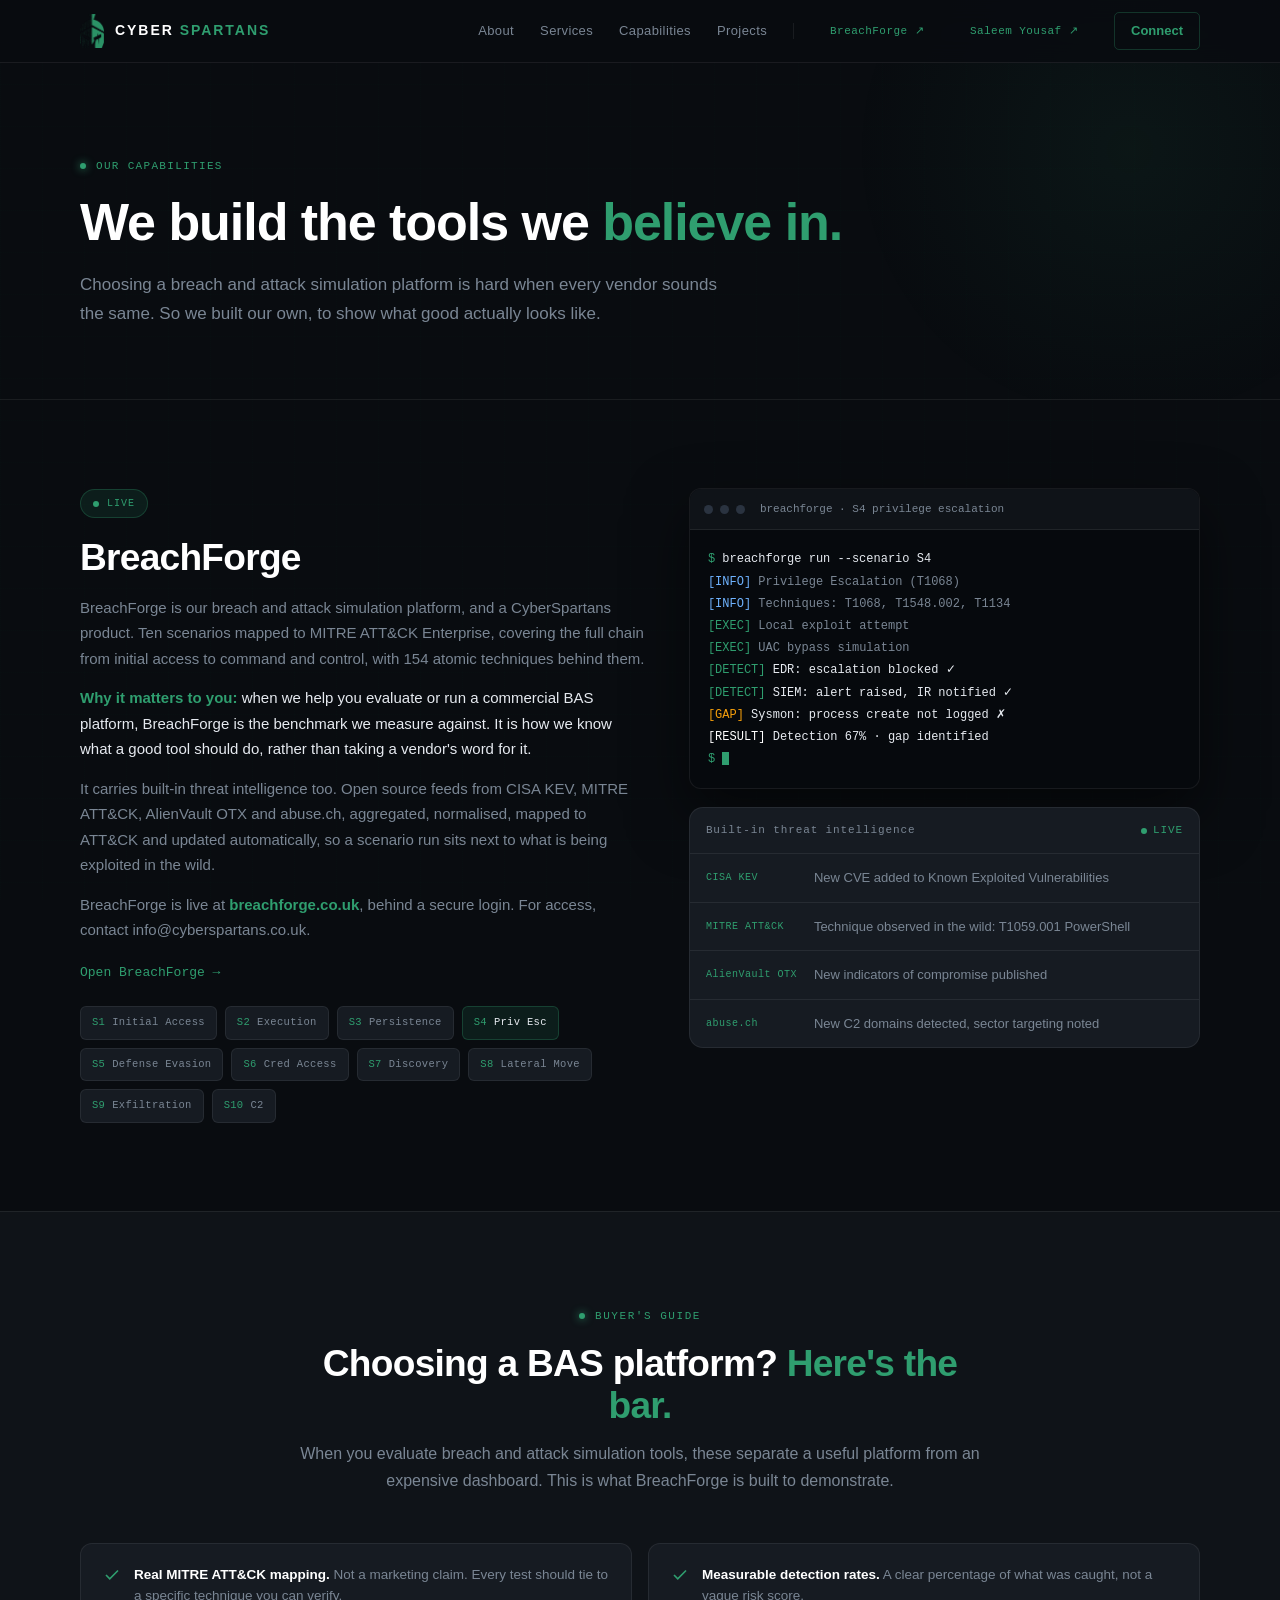
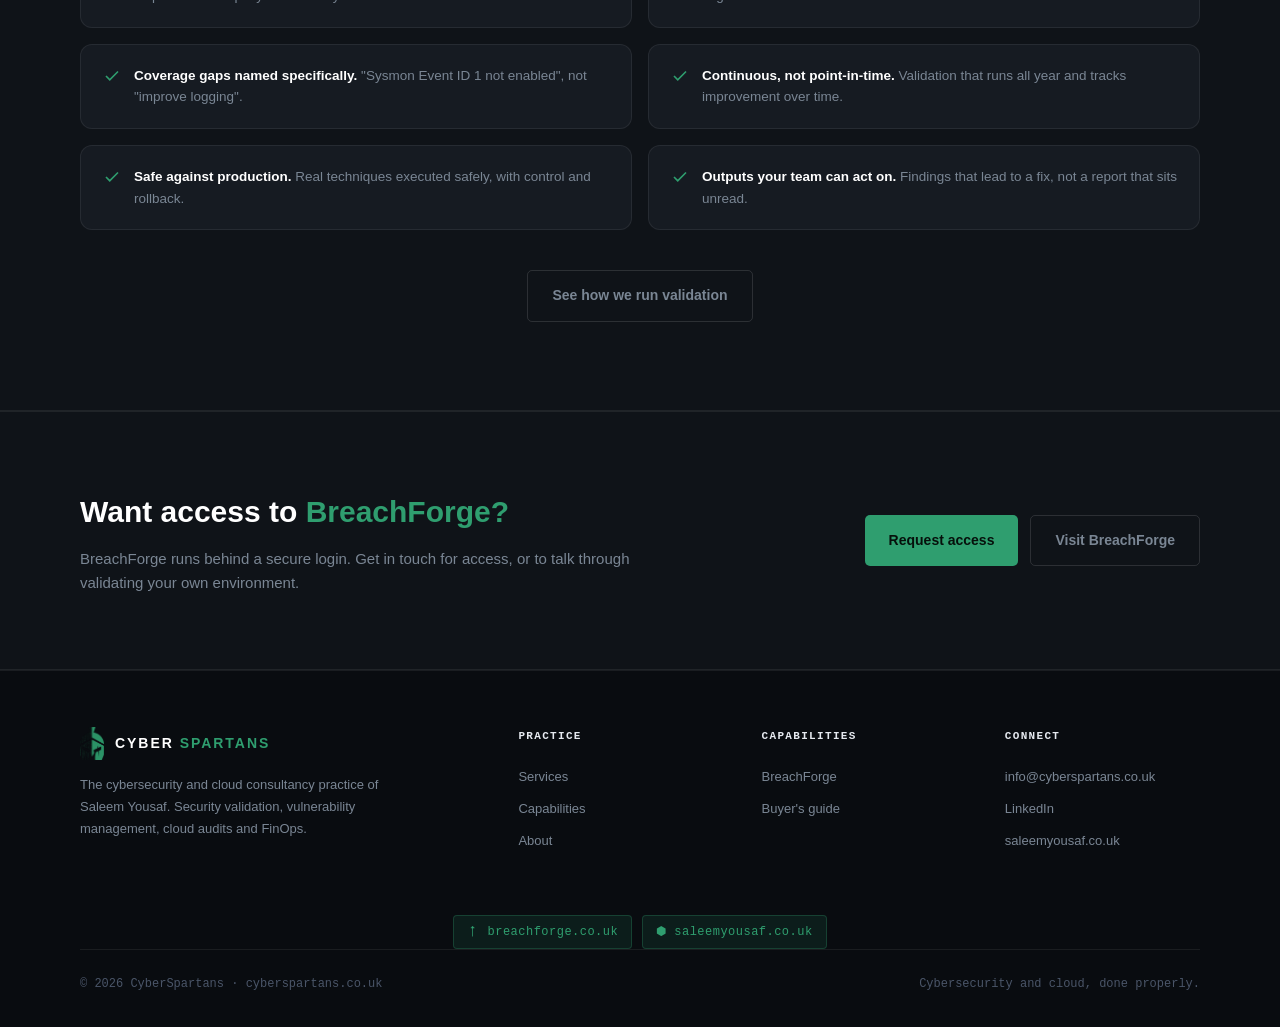
<file: capabilities.html>
<!DOCTYPE html><html lang="en"><head>
<meta charset="UTF-8"><meta name="viewport" content="width=device-width, initial-scale=1.0">
<!-- Security: CSP and Referrer-Policy set via meta. HSTS and X-Content-Type-Options need real response headers (Cloudflare), see DEPLOY.md -->
<meta http-equiv="Content-Security-Policy" content="default-src 'self'; script-src 'self' 'unsafe-inline'; style-src 'self' 'unsafe-inline' https://fonts.googleapis.com; font-src 'self' https://fonts.gstatic.com; img-src 'self' data:; connect-src 'self'; base-uri 'self'; form-action 'self'; object-src 'none'">
<meta name="referrer" content="strict-origin-when-cross-origin">
<meta name="description" content="BreachForge is our reference breach and attack simulation platform, the standard we hold commercial BAS tools to. It maps to MITRE ATT&CK and carries built-in open-source threat intelligence.">
<link rel="canonical" href="https://cyberspartans.co.uk/capabilities.html">
<meta property="og:type" content="website"><meta property="og:url" content="https://cyberspartans.co.uk/capabilities.html">
<meta property="og:title" content="Capabilities | BreachForge | CyberSpartans"><meta property="og:description" content="BreachForge is our reference breach and attack simulation platform, the standard we hold commercial BAS tools to. It maps to MITRE ATT&CK and carries built-in open-source threat intelligence.">
<meta name="twitter:card" content="summary_large_image"><meta name="twitter:description" content="BreachForge is our reference breach and attack simulation platform, the standard we hold commercial BAS tools to. It maps to MITRE ATT&CK and carries built-in open-source threat intelligence.">
<meta name="twitter:title" content="Capabilities | BreachForge | CyberSpartans">
<meta name="author" content="Saleem Yousaf">
<title>Capabilities | BreachForge | CyberSpartans</title>
<link rel="preconnect" href="https://fonts.googleapis.com"><link rel="preconnect" href="https://fonts.gstatic.com" crossorigin>
<link href="https://fonts.googleapis.com/css2?family=DM+Mono:wght@400;500&family=Syne:wght@500;600;700;800&family=Inter:wght@300;400;500;600&display=swap" rel="stylesheet">
<script type="application/ld+json">
{
  "@context": "https://schema.org",
  "@graph": [
    {
      "@type": "Organization",
      "@id": "https://cyberspartans.co.uk#org",
      "name": "Cyber Spartans Ltd", "alternateName": "CyberSpartans",
      "url": "https://cyberspartans.co.uk",
      "logo": "https://cyberspartans.co.uk/logo.png",
      "description": "Cybersecurity and cloud consultancy. Security validation, vulnerability management, cloud audits and FinOps.",
      "email": "info@cyberspartans.co.uk",
      "areaServed": "GB",
      "founder": {
        "@id": "https://cyberspartans.co.uk#saleem"
      },
      "knowsAbout": [
        "Cybersecurity",
        "Cloud Security",
        "Security Architecture",
        "Breach and Attack Simulation",
        "Threat Intelligence",
        "Vulnerability Management",
        "Cloud FinOps",
        "Security Audits"
      ],
      "hasOfferCatalog": {
        "@type": "OfferCatalog",
        "name": "Cybersecurity and Cloud Services",
        "itemListElement": [
          {
            "@type": "Offer",
            "itemOffered": {
              "@type": "Service",
              "name": "Security Validation"
            }
          },
          {
            "@type": "Offer",
            "itemOffered": {
              "@type": "Service",
              "name": "Vulnerability Management"
            }
          },
          {
            "@type": "Offer",
            "itemOffered": {
              "@type": "Service",
              "name": "Cloud Security Audits"
            }
          },
          {
            "@type": "Offer",
            "itemOffered": {
              "@type": "Service",
              "name": "FinOps"
            }
          }
        ]
      },
      "sameAs": [
        "https://www.linkedin.com/in/saleemyousaf",
        "https://saleemyousaf.co.uk",
        "https://breachforge.co.uk",
        "https://github.com/saleem-yousaf"
      ]
    },
    {
      "@type": "Person",
      "@id": "https://cyberspartans.co.uk#saleem",
      "name": "Saleem Yousaf",
      "url": "https://saleemyousaf.co.uk",
      "jobTitle": "Cloud Security Architect and Director",
      "worksFor": {
        "@id": "https://cyberspartans.co.uk#org"
      },
      "sameAs": [
        "https://saleemyousaf.co.uk",
        "https://breachforge.co.uk",
        "https://www.linkedin.com/in/saleemyousaf",
        "https://github.com/saleem-yousaf",
        "https://saleemyousaf.medium.com",
        "https://dev.to/saleem_yousaf",
        "https://hashnode.com/@saleemyousaf",
        "https://about.me/saleemyousaf"
      ]
    },
    {
      "@type": "SoftwareApplication",
      "@id": "https://breachforge.co.uk#app",
      "name": "BreachForge",
      "url": "https://breachforge.co.uk",
      "applicationCategory": "SecurityApplication",
      "operatingSystem": "Web",
      "softwareVersion": "4.1",
      "description": "Breach and attack simulation platform mapping 154 MITRE ATT&CK techniques across 10 attack scenarios.",
      "creator": {
        "@id": "https://cyberspartans.co.uk#saleem"
      },
      "publisher": {
        "@id": "https://cyberspartans.co.uk#org"
      }
    }
  ]
}
</script>
<style>
:root{
  --bg:#090c10;--bg2:#0f1318;--bg3:#161b22;
  --border:rgba(255,255,255,0.07);--border2:rgba(255,255,255,0.12);
  --text:#e6eaf0;--muted:#7a8694;--muted2:#4a5568;
  --ac:#2f9e6f;--ac-bright:#3fb985;--ac-soft:rgba(47,158,111,0.12);--ac-line:rgba(47,158,111,0.28);
  --bf:#e63946;--sy:#2dd4bf;
  --mono:'DM Mono',monospace;--display:'Syne',sans-serif;--body:'Inter',sans-serif;
}
*,*::before,*::after{margin:0;padding:0;box-sizing:border-box;}
html{scroll-behavior:smooth;}
body{background:var(--bg);color:var(--text);font-family:var(--body);font-size:16px;line-height:1.7;-webkit-font-smoothing:antialiased;overflow-x:hidden;}
body::before{content:'';position:fixed;inset:0;background-image:linear-gradient(rgba(47,158,111,0.014) 1px,transparent 1px),linear-gradient(90deg,rgba(47,158,111,0.014) 1px,transparent 1px);background-size:42px 42px;pointer-events:none;z-index:0;}
.wrap{max-width:1200px;margin:0 auto;padding:0 40px;position:relative;z-index:1;}
section{position:relative;z-index:1;}
a{color:inherit;}
/* NAV */
header{position:fixed;top:0;left:0;right:0;z-index:100;background:rgba(9,12,16,0.82);backdrop-filter:blur(12px);-webkit-backdrop-filter:blur(12px);border-bottom:1px solid var(--border);}
.nav-inner{max-width:1200px;margin:0 auto;padding:0 40px;height:62px;display:flex;align-items:center;justify-content:space-between;}
.brand{display:flex;align-items:center;gap:11px;text-decoration:none;}
.brand img{width:24px;height:auto;display:block;}
.brand .bn{font-family:var(--display);font-size:14px;font-weight:700;letter-spacing:0.14em;color:#fff;}
.brand .bn b{color:var(--ac);font-weight:800;}
nav{display:flex;align-items:center;gap:26px;}
nav a.lnk{font-size:13px;color:var(--muted);text-decoration:none;letter-spacing:0.03em;transition:color 0.2s;}
nav a.lnk:hover,nav a.lnk.active{color:var(--ac);}
.nav-div{width:1px;height:16px;background:var(--border);}
.nav-ext{font-family:var(--mono);font-size:11px;letter-spacing:0.04em;text-decoration:none;padding:4px 10px;border-radius:4px;transition:background 0.2s;color:var(--ac);}
.nav-ext:hover{background:var(--ac-soft);}
.nav-cta{font-size:13px;font-weight:600;color:var(--ac);text-decoration:none;border:1px solid var(--ac-line);padding:7px 16px;border-radius:5px;transition:background 0.2s,border-color 0.2s;}
.nav-cta:hover{background:var(--ac-soft);border-color:var(--ac);}
/* PAGE HEADER */
.page-header{padding:150px 0 70px;position:relative;overflow:hidden;border-bottom:1px solid var(--border);}
.page-header-glow{position:absolute;top:-150px;right:-150px;width:600px;height:600px;background:radial-gradient(circle,rgba(47,158,111,0.07) 0%,transparent 65%);pointer-events:none;}
.eyebrow{display:inline-flex;align-items:center;gap:10px;font-family:var(--mono);font-size:11px;letter-spacing:0.12em;text-transform:uppercase;color:var(--ac);margin-bottom:20px;}
.eyebrow .dot{width:6px;height:6px;border-radius:50%;background:var(--ac);box-shadow:0 0 8px var(--ac);animation:dotpulse 1.7s infinite;}
@keyframes dotpulse{0%,100%{box-shadow:0 0 7px var(--ac);}50%{box-shadow:0 0 16px var(--ac);}}
h1{font-family:var(--display);font-size:clamp(32px,4.2vw,52px);font-weight:800;line-height:1.07;letter-spacing:-0.02em;color:#fff;margin-bottom:20px;}
h1 em{font-style:normal;color:var(--ac);}
.page-sub{font-size:17px;color:var(--muted);max-width:660px;line-height:1.7;}
/* SECTION SHARED */
.section{padding:88px 0;}
.section.alt{background:var(--bg2);border-top:1px solid var(--border);border-bottom:1px solid var(--border);}
.sec-head{max-width:680px;margin:0 0 48px;}
.sec-head.center{margin-left:auto;margin-right:auto;text-align:center;}
.sec-eyebrow{display:inline-flex;align-items:center;gap:10px;font-family:var(--mono);font-size:11px;letter-spacing:0.14em;text-transform:uppercase;color:var(--ac);margin-bottom:16px;}
.sec-eyebrow .dot{width:6px;height:6px;border-radius:50%;background:var(--ac);box-shadow:0 0 8px var(--ac);}
h2{font-family:var(--display);font-size:clamp(25px,2.9vw,38px);font-weight:700;line-height:1.14;letter-spacing:-0.02em;color:#fff;margin-bottom:14px;}
h2 em{font-style:normal;color:var(--ac);}
.sec-head p{font-size:16px;color:var(--muted);line-height:1.7;}
/* BUTTONS */
.btn{display:inline-flex;align-items:center;gap:8px;font-size:14px;font-weight:600;padding:13px 24px;border-radius:5px;text-decoration:none;transition:transform 0.15s,opacity 0.2s,border-color 0.2s,color 0.2s,background 0.2s;}
.btn-primary{background:var(--ac);color:#06100b;}
.btn-primary:hover{transform:translateY(-2px);box-shadow:0 10px 26px rgba(47,158,111,0.28);}
.btn-ghost{border:1px solid var(--border2);color:var(--muted);}
.btn-ghost:hover{border-color:var(--ac);color:var(--ac);}
/* CTA STRIP */
.cta-strip{background:var(--bg2);border-top:1px solid var(--border);border-bottom:1px solid var(--border);padding:74px 0;}
.cta-inner{display:grid;grid-template-columns:1fr auto;gap:40px;align-items:center;}
.cta-heading{font-family:var(--display);font-size:clamp(22px,2.4vw,30px);font-weight:700;color:#fff;margin-bottom:10px;}
.cta-heading em{font-style:normal;color:var(--ac);}
.cta-sub{font-size:15px;color:var(--muted);line-height:1.6;max-width:560px;}
.cta-actions{display:flex;gap:12px;flex-shrink:0;flex-wrap:wrap;}
/* FOOTER */
footer{border-top:1px solid var(--border);padding:56px 0 32px;}
.foot-grid{display:grid;grid-template-columns:2fr 1fr 1fr 1fr;gap:48px;margin-bottom:36px;}
.foot-brand .brand{margin-bottom:14px;}
.foot-brand p{font-size:13px;color:var(--muted);line-height:1.7;max-width:300px;}
.foot-col h4{font-family:var(--mono);font-size:11px;letter-spacing:0.12em;text-transform:uppercase;color:var(--text);margin-bottom:15px;}
.foot-col a{display:block;font-size:13px;color:var(--muted);text-decoration:none;padding:5px 0;transition:color 0.2s;}
.foot-col a:hover{color:var(--ac);}
.foot-pills{display:flex;gap:10px;flex-wrap:wrap;justify-content:center;padding:22px 0 0;}
.pill{display:inline-flex;align-items:center;gap:6px;font-family:var(--mono);font-size:12px;letter-spacing:0.04em;text-decoration:none;padding:6px 13px;border-radius:4px;color:var(--ac);background:var(--ac-soft);border:1px solid var(--ac-line);}
.foot-bottom{padding-top:24px;border-top:1px solid var(--border);display:flex;justify-content:space-between;align-items:center;gap:12px;flex-wrap:wrap;}
.foot-bottom span{font-family:var(--mono);font-size:12px;color:var(--muted2);}
/* REVEAL */
@keyframes fadeUp{from{opacity:0;transform:translateY(18px);}to{opacity:1;transform:translateY(0);}}
.page-header > .wrap > *{animation:fadeUp 0.6s ease both;}
.page-header > .wrap > *:nth-child(2){animation-delay:0.08s;}
.page-header > .wrap > *:nth-child(3){animation-delay:0.16s;}
.reveal{opacity:0;transform:translateY(20px);transition:opacity 0.6s ease,transform 0.6s ease;transition-delay:var(--d,0s);}
.reveal.in{opacity:1;transform:none;}
@media(max-width:1024px){.foot-grid{grid-template-columns:1fr 1fr;gap:32px;}.cta-inner{grid-template-columns:1fr;}}
@media(max-width:680px){.wrap{padding:0 22px;}.nav-inner{padding:0 22px;}nav .lnk,.nav-div,.nav-ext{display:none;}.section{padding:60px 0;}.foot-grid{grid-template-columns:1fr;}.foot-bottom{flex-direction:column;align-items:flex-start;}}
@media(prefers-reduced-motion:reduce){*{animation:none!important;}.reveal{opacity:1;transform:none;transition:none;}}

.bf{display:grid;grid-template-columns:1.05fr 0.95fr;gap:44px;align-items:start;}
.cap-status{display:inline-flex;align-items:center;gap:8px;font-family:var(--mono);font-size:10px;letter-spacing:0.1em;text-transform:uppercase;color:var(--ac);background:var(--ac-soft);border:1px solid var(--ac-line);padding:5px 12px;border-radius:100px;margin-bottom:18px;}
.cap-status .dot{width:6px;height:6px;border-radius:50%;background:var(--ac);animation:dotpulse 1.5s infinite;}
.bf h2{margin-bottom:16px;}
.bf p{font-size:15px;color:var(--muted);line-height:1.7;margin-bottom:14px;}
.bf .why{color:var(--text);}
.bf .why b{color:var(--ac);font-weight:600;}
.bf a.cap-link{font-family:var(--mono);font-size:13px;color:var(--ac);text-decoration:none;}
.term{background:#06090d;border:1px solid var(--border);border-radius:12px;overflow:hidden;box-shadow:0 24px 60px rgba(0,0,0,0.5);}
.term-top{display:flex;align-items:center;gap:7px;padding:11px 14px;border-bottom:1px solid var(--border);background:var(--bg2);}
.term-dot{width:9px;height:9px;border-radius:50%;background:#2a3340;}
.term-title{font-family:var(--mono);font-size:11px;color:var(--muted);margin-left:8px;}
.term-body{padding:18px;font-family:var(--mono);font-size:12px;line-height:1.85;}
.term-body .c{color:var(--ac);}.term-body .i{color:#6fb3ff;}.term-body .x{color:var(--muted);}
.term-body .ok{color:var(--ac);}.term-body .gap{color:#f59e0b;}
.term-body .res{color:#fff;}
.cursor{display:inline-block;width:7px;height:13px;background:var(--ac);vertical-align:middle;animation:blink 1.1s steps(1) infinite;}
@keyframes blink{50%{opacity:0;}}
.scn{display:flex;flex-wrap:wrap;gap:8px;margin-top:22px;}
.scn-chip{font-family:var(--mono);font-size:10.5px;letter-spacing:0.03em;color:var(--muted);background:var(--bg3);border:1px solid var(--border);border-radius:6px;padding:7px 11px;display:flex;gap:7px;align-items:center;}
.scn-chip b{color:var(--ac);font-weight:500;}
.scn-chip.active{border-color:var(--ac-line);background:var(--ac-soft);color:var(--text);}
.guide-grid{display:grid;grid-template-columns:repeat(2,1fr);gap:16px;}
.guide-item{display:flex;gap:13px;background:var(--bg3);border:1px solid var(--border);border-radius:12px;padding:20px 22px;transition:border-color 0.2s;}
.guide-item:hover{border-color:var(--border2);}
.guide-item svg{width:18px;height:18px;color:var(--ac);flex-shrink:0;margin-top:2px;}
.guide-item p{font-size:13.5px;color:var(--muted);line-height:1.6;}
.guide-item b{color:#fff;font-weight:600;}
.ti{display:grid;grid-template-columns:0.95fr 1.05fr;gap:44px;align-items:center;}
.feed{background:var(--bg3);border:1px solid var(--border);border-radius:14px;overflow:hidden;}
.feed-top{display:flex;align-items:center;justify-content:space-between;padding:13px 16px;border-bottom:1px solid var(--border);font-family:var(--mono);font-size:11px;letter-spacing:0.08em;color:var(--muted);}
.feed-live{display:inline-flex;align-items:center;gap:6px;color:var(--ac);}
.feed-live .dot{width:6px;height:6px;border-radius:50%;background:var(--ac);animation:dotpulse 1.4s infinite;}
.feed-item{display:flex;gap:12px;padding:14px 16px;border-bottom:1px solid var(--border);}
.feed-item:last-child{border-bottom:none;}
.feed-src{font-family:var(--mono);font-size:10px;letter-spacing:0.05em;color:var(--ac);min-width:96px;flex-shrink:0;padding-top:1px;}
.feed-txt{font-size:13px;color:var(--muted);line-height:1.5;}
@media(max-width:920px){.bf,.ti{grid-template-columns:1fr;gap:28px;}.guide-grid{grid-template-columns:1fr;}}
</style></head><body>
<header><div class="nav-inner">
  <a href="index.html" class="brand"><img src="[data-uri]" alt="CyberSpartans"><span class="bn">CYBER <b>SPARTANS</b></span></a>
  <nav>
    <a href="index.html" class="lnk">About</a>
    <a href="services.html" class="lnk">Services</a>
    <a href="capabilities.html" class="lnk">Capabilities</a><a href="projects.html" class="lnk">Projects</a>
    <span class="nav-div"></span>
    <a href="https://breachforge.co.uk" target="_blank" rel="noopener" class="nav-ext">BreachForge &#8599;</a>
    <a href="https://saleemyousaf.co.uk" target="_blank" rel="noopener" class="nav-ext">Saleem Yousaf &#8599;</a>
    <a href="mailto:info@cyberspartans.co.uk" class="nav-cta">Connect</a>
  </nav></div></header>

<div class="page-header"><div class="page-header-glow"></div><div class="wrap">
  <div class="eyebrow"><span class="dot"></span>Our capabilities</div>
  <h1>We build the tools we <em>believe in.</em></h1>
  <p class="page-sub">Choosing a breach and attack simulation platform is hard when every vendor sounds the same. So we built our own, to show what good actually looks like.</p>
</div></div>

<section class="section"><div class="wrap"><div class="bf">
  <div class="reveal">
    <span class="cap-status"><span class="dot"></span>Live</span>
    <h2>BreachForge</h2>
    <p>BreachForge is our breach and attack simulation platform, and a CyberSpartans product. Ten scenarios mapped to MITRE ATT&amp;CK Enterprise, covering the full chain from initial access to command and control, with 154 atomic techniques behind them.</p>
    <p class="why"><b>Why it matters to you:</b> when we help you evaluate or run a commercial BAS platform, BreachForge is the benchmark we measure against. It is how we know what a good tool should do, rather than taking a vendor's word for it.</p>
    <p>It carries built-in threat intelligence too. Open source feeds from CISA KEV, MITRE ATT&amp;CK, AlienVault OTX and abuse.ch, aggregated, normalised, mapped to ATT&amp;CK and updated automatically, so a scenario run sits next to what is being exploited in the wild.</p>
    <p>BreachForge is live at <strong style="color:var(--ac)">breachforge.co.uk</strong>, behind a secure login. For access, contact info@cyberspartans.co.uk.</p>
    <a href="https://breachforge.co.uk" target="_blank" rel="noopener" class="cap-link">Open BreachForge &#8594;</a>
    <div class="scn"><span class="scn-chip"><b>S1</b>Initial Access</span><span class="scn-chip"><b>S2</b>Execution</span><span class="scn-chip"><b>S3</b>Persistence</span><span class="scn-chip active"><b>S4</b>Priv Esc</span><span class="scn-chip"><b>S5</b>Defense Evasion</span><span class="scn-chip"><b>S6</b>Cred Access</span><span class="scn-chip"><b>S7</b>Discovery</span><span class="scn-chip"><b>S8</b>Lateral Move</span><span class="scn-chip"><b>S9</b>Exfiltration</span><span class="scn-chip"><b>S10</b>C2</span></div>
  </div>
  <div class="reveal" style="--d:0.08s"><div class="term"><div class="term-top"><span class="term-dot"></span><span class="term-dot"></span><span class="term-dot"></span><span class="term-title">breachforge &middot; S4 privilege escalation</span></div><div class="term-body"><div><span class="c">$</span> breachforge run --scenario S4</div><div><span class="i">[INFO]</span> <span class="x">Privilege Escalation (T1068)</span></div><div><span class="i">[INFO]</span> <span class="x">Techniques: T1068, T1548.002, T1134</span></div><div><span class="c">[EXEC]</span> <span class="x">Local exploit attempt</span></div><div><span class="c">[EXEC]</span> <span class="x">UAC bypass simulation</span></div><div><span class="ok">[DETECT]</span> EDR: escalation blocked &#10003;</div><div><span class="ok">[DETECT]</span> SIEM: alert raised, IR notified &#10003;</div><div><span class="gap">[GAP]</span> Sysmon: process create not logged &#10007;</div><div><span class="res">[RESULT]</span> Detection 67% &middot; gap identified</div><div><span class="c">$</span> <span class="cursor"></span></div></div></div>
    <div class="feed" style="margin-top:18px"><div class="feed-top"><span>Built-in threat intelligence</span><span class="feed-live"><span class="dot"></span>LIVE</span></div><div class="feed-item"><span class="feed-src">CISA KEV</span><span class="feed-txt">New CVE added to Known Exploited Vulnerabilities</span></div><div class="feed-item"><span class="feed-src">MITRE ATT&amp;CK</span><span class="feed-txt">Technique observed in the wild: T1059.001 PowerShell</span></div><div class="feed-item"><span class="feed-src">AlienVault OTX</span><span class="feed-txt">New indicators of compromise published</span></div><div class="feed-item"><span class="feed-src">abuse.ch</span><span class="feed-txt">New C2 domains detected, sector targeting noted</span></div></div>
  </div>
</div></div></section>

<section class="section alt"><div class="wrap">
  <div class="sec-head center reveal"><div class="sec-eyebrow"><span class="dot"></span>Buyer's guide</div><h2>Choosing a BAS platform? <em>Here's the bar.</em></h2><p>When you evaluate breach and attack simulation tools, these separate a useful platform from an expensive dashboard. This is what BreachForge is built to demonstrate.</p></div>
  <div class="guide-grid"><div class="guide-item reveal" style="--d:0.0s"><svg viewBox="0 0 24 24" fill="none" stroke="currentColor" stroke-width="2.2"><polyline points="20 6 9 17 4 12"/></svg><p><b>Real MITRE ATT&amp;CK mapping.</b> Not a marketing claim. Every test should tie to a specific technique you can verify.</p></div><div class="guide-item reveal" style="--d:0.04s"><svg viewBox="0 0 24 24" fill="none" stroke="currentColor" stroke-width="2.2"><polyline points="20 6 9 17 4 12"/></svg><p><b>Measurable detection rates.</b> A clear percentage of what was caught, not a vague risk score.</p></div><div class="guide-item reveal" style="--d:0.08s"><svg viewBox="0 0 24 24" fill="none" stroke="currentColor" stroke-width="2.2"><polyline points="20 6 9 17 4 12"/></svg><p><b>Coverage gaps named specifically.</b> "Sysmon Event ID 1 not enabled", not "improve logging".</p></div><div class="guide-item reveal" style="--d:0.12s"><svg viewBox="0 0 24 24" fill="none" stroke="currentColor" stroke-width="2.2"><polyline points="20 6 9 17 4 12"/></svg><p><b>Continuous, not point-in-time.</b> Validation that runs all year and tracks improvement over time.</p></div><div class="guide-item reveal" style="--d:0.16s"><svg viewBox="0 0 24 24" fill="none" stroke="currentColor" stroke-width="2.2"><polyline points="20 6 9 17 4 12"/></svg><p><b>Safe against production.</b> Real techniques executed safely, with control and rollback.</p></div><div class="guide-item reveal" style="--d:0.2s"><svg viewBox="0 0 24 24" fill="none" stroke="currentColor" stroke-width="2.2"><polyline points="20 6 9 17 4 12"/></svg><p><b>Outputs your team can act on.</b> Findings that lead to a fix, not a report that sits unread.</p></div></div>
  <div style="text-align:center;margin-top:40px" class="reveal"><a href="services.html" class="btn btn-ghost">See how we run validation</a></div>
</div></section>

<div class="cta-strip"><div class="wrap"><div class="cta-inner">
  <div><div class="cta-heading">Want access to <em>BreachForge?</em></div><div class="cta-sub">BreachForge runs behind a secure login. Get in touch for access, or to talk through validating your own environment.</div></div>
  <div class="cta-actions"><a href="mailto:info@cyberspartans.co.uk" class="btn btn-primary">Request access</a><a href="https://breachforge.co.uk" target="_blank" rel="noopener" class="btn btn-ghost">Visit BreachForge</a></div>
</div></div></div>

<footer><div class="wrap">
  <div class="foot-grid">
    <div class="foot-brand">
      <a href="index.html" class="brand"><img src="[data-uri]" alt="CyberSpartans"><span class="bn">CYBER <b>SPARTANS</b></span></a>
      <p>The cybersecurity and cloud consultancy practice of Saleem Yousaf. Security validation, vulnerability management, cloud audits and FinOps.</p>
    </div>
    <div class="foot-col"><h4>Practice</h4><a href="services.html">Services</a><a href="capabilities.html">Capabilities</a><a href="index.html">About</a></div>
    <div class="foot-col"><h4>Capabilities</h4><a href="capabilities.html">BreachForge</a><a href="capabilities.html">Buyer's guide</a></div>
    <div class="foot-col"><h4>Connect</h4><a href="mailto:info@cyberspartans.co.uk">info@cyberspartans.co.uk</a><a href="https://www.linkedin.com/in/saleemyousaf" target="_blank" rel="noopener">LinkedIn</a><a href="https://saleemyousaf.co.uk" target="_blank" rel="noopener">saleemyousaf.co.uk</a></div>
  </div>
  <div class="foot-pills"><a href="https://breachforge.co.uk" target="_blank" rel="noopener" class="pill">&#x2B61; breachforge.co.uk</a><a href="https://saleemyousaf.co.uk" target="_blank" rel="noopener" class="pill">&#x2B22; saleemyousaf.co.uk</a></div>
  <div class="foot-bottom"><span>© 2026 CyberSpartans &middot; cyberspartans.co.uk</span><span>Cybersecurity and cloud, done properly.</span></div>
</div></footer>
<script>(function(){if(!('IntersectionObserver' in window)){document.querySelectorAll('.reveal').forEach(function(e){e.classList.add('in');});return;}var io=new IntersectionObserver(function(es){es.forEach(function(e){if(e.isIntersecting){e.target.classList.add('in');io.unobserve(e.target);}});},{threshold:0.12,rootMargin:'0px 0px -8% 0px'});document.querySelectorAll('.reveal').forEach(function(e){io.observe(e);});})();</script>
</body></html>
</file>
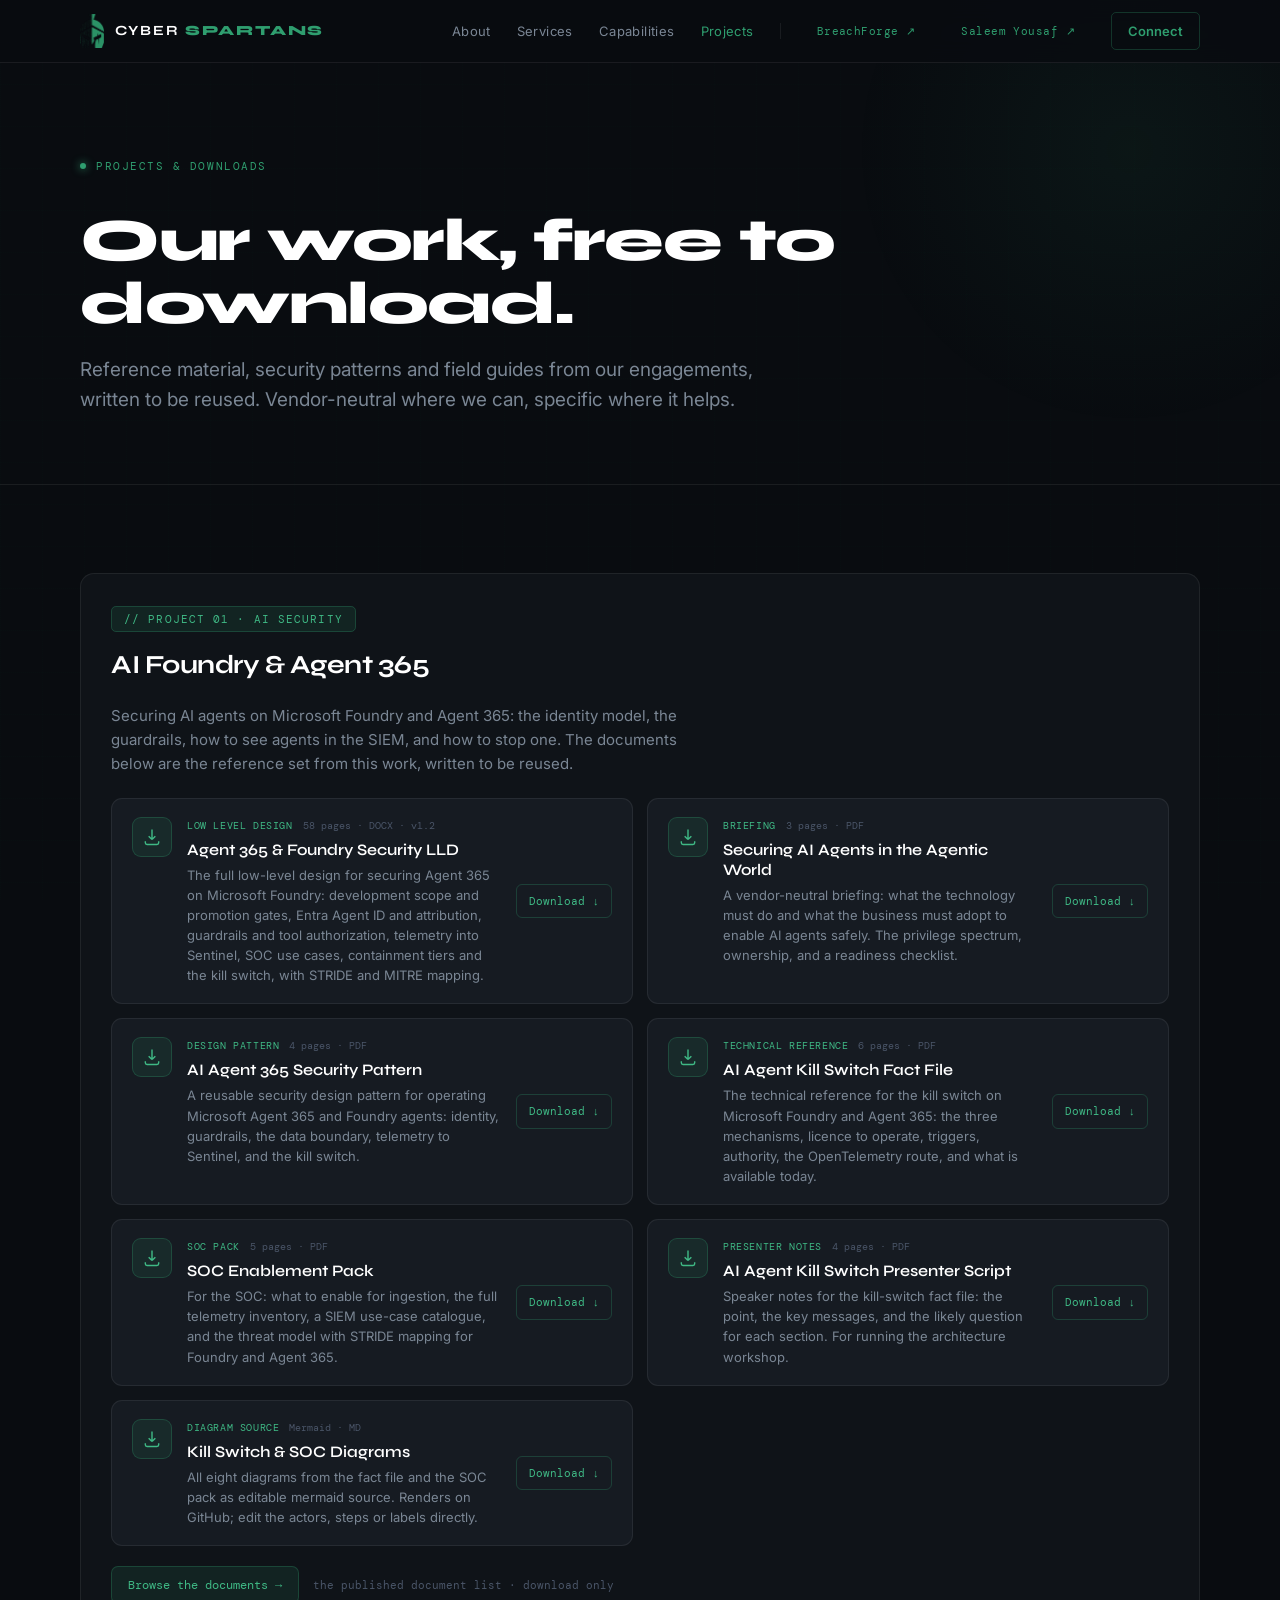
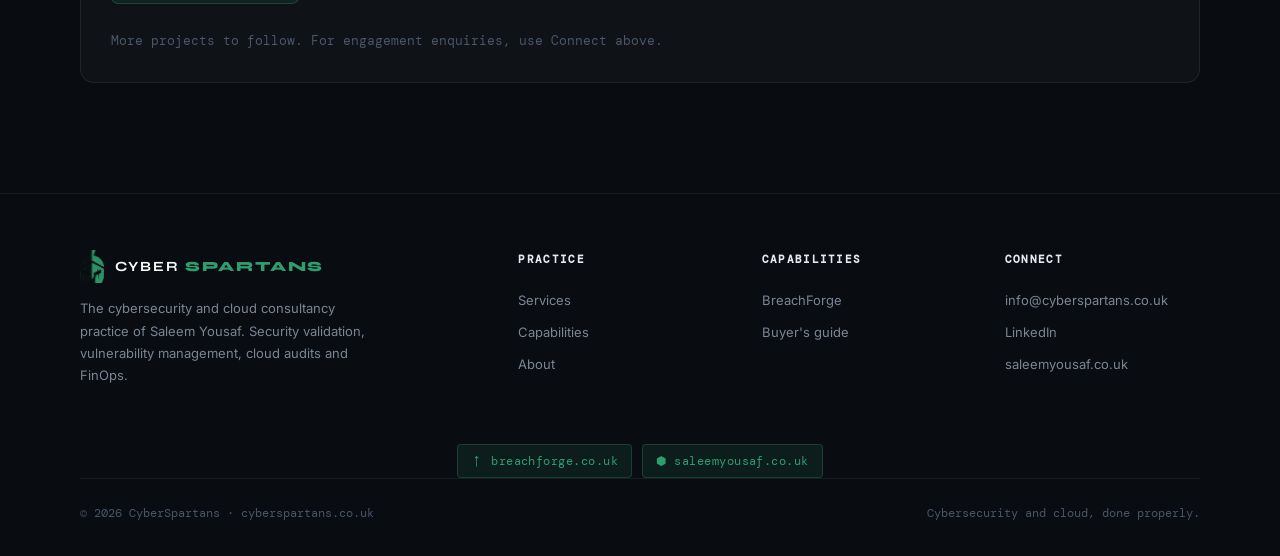
<file: projects.html>
<!DOCTYPE html>
<html lang="en-GB">
<head>
<meta charset="utf-8">
<meta name="viewport" content="width=device-width, initial-scale=1">
<title>Projects &amp; Downloads | CyberSpartans</title>
<meta name="description" content="Downloadable security patterns, field guides and reference material from CyberSpartans engagements. First up: securing AI agents on Microsoft Foundry and Agent 365.">
<link rel="canonical" href="https://cyberspartans.co.uk/projects.html">
<meta property="og:type" content="website">
<meta property="og:title" content="Projects & Downloads | CyberSpartans">
<meta property="og:description" content="Security patterns, field guides and reference material, free to download. First project: AI Foundry and Agent 365.">
<meta property="og:url" content="https://cyberspartans.co.uk/projects.html">

<link rel="preconnect" href="https://fonts.googleapis.com"><link rel="preconnect" href="https://fonts.gstatic.com" crossorigin>
<link href="https://fonts.googleapis.com/css2?family=DM+Mono:wght@400;500&family=Syne:wght@500;600;700;800&family=Inter:wght@300;400;500;600&display=swap" rel="stylesheet">
<style>
:root{
  --bg:#090c10;--bg2:#0f1318;--bg3:#161b22;
  --border:rgba(255,255,255,0.07);--border2:rgba(255,255,255,0.12);
  --text:#e6eaf0;--muted:#7a8694;--muted2:#4a5568;
  --ac:#2f9e6f;--ac-bright:#3fb985;--ac-soft:rgba(47,158,111,0.12);--ac-line:rgba(47,158,111,0.28);
  --bf:#e63946;--sy:#2dd4bf;
  --mono:'DM Mono',monospace;--display:'Syne',sans-serif;--body:'Inter',sans-serif;
}
*,*::before,*::after{margin:0;padding:0;box-sizing:border-box;}
html{scroll-behavior:smooth;}
body{background:var(--bg);color:var(--text);font-family:var(--body);font-size:16px;line-height:1.7;-webkit-font-smoothing:antialiased;overflow-x:hidden;}
body::before{content:'';position:fixed;inset:0;background-image:linear-gradient(rgba(47,158,111,0.014) 1px,transparent 1px),linear-gradient(90deg,rgba(47,158,111,0.014) 1px,transparent 1px);background-size:42px 42px;pointer-events:none;z-index:0;}
.wrap{max-width:1200px;margin:0 auto;padding:0 40px;position:relative;z-index:1;}
section{position:relative;z-index:1;}
a{color:inherit;}
/* NAV */
header{position:fixed;top:0;left:0;right:0;z-index:100;background:rgba(9,12,16,0.82);backdrop-filter:blur(12px);-webkit-backdrop-filter:blur(12px);border-bottom:1px solid var(--border);}
.nav-inner{max-width:1200px;margin:0 auto;padding:0 40px;height:62px;display:flex;align-items:center;justify-content:space-between;}
.brand{display:flex;align-items:center;gap:11px;text-decoration:none;}
.brand img{width:24px;height:auto;display:block;}
.brand .bn{font-family:var(--display);font-size:14px;font-weight:700;letter-spacing:0.14em;color:#fff;}
.brand .bn b{color:var(--ac);font-weight:800;}
nav{display:flex;align-items:center;gap:26px;}
nav a.lnk{font-size:13px;color:var(--muted);text-decoration:none;letter-spacing:0.03em;transition:color 0.2s;}
nav a.lnk:hover,nav a.lnk.active{color:var(--ac);}
.nav-div{width:1px;height:16px;background:var(--border);}
.nav-ext{font-family:var(--mono);font-size:11px;letter-spacing:0.04em;text-decoration:none;padding:4px 10px;border-radius:4px;transition:background 0.2s;color:var(--ac);}
.nav-ext:hover{background:var(--ac-soft);}
.nav-cta{font-size:13px;font-weight:600;color:var(--ac);text-decoration:none;border:1px solid var(--ac-line);padding:7px 16px;border-radius:5px;transition:background 0.2s,border-color 0.2s;}
.nav-cta:hover{background:var(--ac-soft);border-color:var(--ac);}
/* PAGE HEADER */
.page-header{padding:150px 0 70px;position:relative;overflow:hidden;border-bottom:1px solid var(--border);}
.page-header-glow{position:absolute;top:-150px;right:-150px;width:600px;height:600px;background:radial-gradient(circle,rgba(47,158,111,0.07) 0%,transparent 65%);pointer-events:none;}
.eyebrow{display:inline-flex;align-items:center;gap:10px;font-family:var(--mono);font-size:11px;letter-spacing:0.12em;text-transform:uppercase;color:var(--ac);margin-bottom:20px;}
.eyebrow .dot{width:6px;height:6px;border-radius:50%;background:var(--ac);box-shadow:0 0 8px var(--ac);animation:dotpulse 1.7s infinite;}
@keyframes dotpulse{0%,100%{box-shadow:0 0 7px var(--ac);}50%{box-shadow:0 0 16px var(--ac);}}
h1{font-family:var(--display);font-size:clamp(32px,4.2vw,52px);font-weight:800;line-height:1.07;letter-spacing:-0.02em;color:#fff;margin-bottom:20px;}
h1 em{font-style:normal;color:var(--ac);}
.page-sub{font-size:17px;color:var(--muted);max-width:660px;line-height:1.7;}
/* SECTION SHARED */
.section{padding:88px 0;}
.section.alt{background:var(--bg2);border-top:1px solid var(--border);border-bottom:1px solid var(--border);}
.sec-head{max-width:680px;margin:0 0 48px;}
.sec-head.center{margin-left:auto;margin-right:auto;text-align:center;}
.sec-eyebrow{display:inline-flex;align-items:center;gap:10px;font-family:var(--mono);font-size:11px;letter-spacing:0.14em;text-transform:uppercase;color:var(--ac);margin-bottom:16px;}
.sec-eyebrow .dot{width:6px;height:6px;border-radius:50%;background:var(--ac);box-shadow:0 0 8px var(--ac);}
h2{font-family:var(--display);font-size:clamp(25px,2.9vw,38px);font-weight:700;line-height:1.14;letter-spacing:-0.02em;color:#fff;margin-bottom:14px;}
h2 em{font-style:normal;color:var(--ac);}
.sec-head p{font-size:16px;color:var(--muted);line-height:1.7;}
/* BUTTONS */
.btn{display:inline-flex;align-items:center;gap:8px;font-size:14px;font-weight:600;padding:13px 24px;border-radius:5px;text-decoration:none;transition:transform 0.15s,opacity 0.2s,border-color 0.2s,color 0.2s,background 0.2s;}
.btn-primary{background:var(--ac);color:#06100b;}
.btn-primary:hover{transform:translateY(-2px);box-shadow:0 10px 26px rgba(47,158,111,0.28);}
.btn-ghost{border:1px solid var(--border2);color:var(--muted);}
.btn-ghost:hover{border-color:var(--ac);color:var(--ac);}
/* CTA STRIP */
.cta-strip{background:var(--bg2);border-top:1px solid var(--border);border-bottom:1px solid var(--border);padding:74px 0;}
.cta-inner{display:grid;grid-template-columns:1fr auto;gap:40px;align-items:center;}
.cta-heading{font-family:var(--display);font-size:clamp(22px,2.4vw,30px);font-weight:700;color:#fff;margin-bottom:10px;}
.cta-heading em{font-style:normal;color:var(--ac);}
.cta-sub{font-size:15px;color:var(--muted);line-height:1.6;max-width:560px;}
.cta-actions{display:flex;gap:12px;flex-shrink:0;flex-wrap:wrap;}
/* FOOTER */
footer{border-top:1px solid var(--border);padding:56px 0 32px;}
.foot-grid{display:grid;grid-template-columns:2fr 1fr 1fr 1fr;gap:48px;margin-bottom:36px;}
.foot-brand .brand{margin-bottom:14px;}
.foot-brand p{font-size:13px;color:var(--muted);line-height:1.7;max-width:300px;}
.foot-col h4{font-family:var(--mono);font-size:11px;letter-spacing:0.12em;text-transform:uppercase;color:var(--text);margin-bottom:15px;}
.foot-col a{display:block;font-size:13px;color:var(--muted);text-decoration:none;padding:5px 0;transition:color 0.2s;}
.foot-col a:hover{color:var(--ac);}
.foot-pills{display:flex;gap:10px;flex-wrap:wrap;justify-content:center;padding:22px 0 0;}
.pill{display:inline-flex;align-items:center;gap:6px;font-family:var(--mono);font-size:12px;letter-spacing:0.04em;text-decoration:none;padding:6px 13px;border-radius:4px;color:var(--ac);background:var(--ac-soft);border:1px solid var(--ac-line);}
.foot-bottom{padding-top:24px;border-top:1px solid var(--border);display:flex;justify-content:space-between;align-items:center;gap:12px;flex-wrap:wrap;}
.foot-bottom span{font-family:var(--mono);font-size:12px;color:var(--muted2);}
/* REVEAL */
@keyframes fadeUp{from{opacity:0;transform:translateY(18px);}to{opacity:1;transform:translateY(0);}}
.page-header > .wrap > *{animation:fadeUp 0.6s ease both;}
.page-header > .wrap > *:nth-child(2){animation-delay:0.08s;}
.page-header > .wrap > *:nth-child(3){animation-delay:0.16s;}
.reveal{opacity:0;transform:translateY(20px);transition:opacity 0.6s ease,transform 0.6s ease;transition-delay:var(--d,0s);}
.reveal.in{opacity:1;transform:none;}
@media(max-width:1024px){.foot-grid{grid-template-columns:1fr 1fr;gap:32px;}.cta-inner{grid-template-columns:1fr;}}
@media(max-width:680px){.wrap{padding:0 22px;}.nav-inner{padding:0 22px;}nav .lnk,.nav-div,.nav-ext{display:none;}.section{padding:60px 0;}.foot-grid{grid-template-columns:1fr;}.foot-bottom{flex-direction:column;align-items:flex-start;}}
@media(prefers-reduced-motion:reduce){*{animation:none!important;}.reveal{opacity:1;transform:none;transition:none;}}

.bf{display:grid;grid-template-columns:1.05fr 0.95fr;gap:44px;align-items:start;}
.cap-status{display:inline-flex;align-items:center;gap:8px;font-family:var(--mono);font-size:10px;letter-spacing:0.1em;text-transform:uppercase;color:var(--ac);background:var(--ac-soft);border:1px solid var(--ac-line);padding:5px 12px;border-radius:100px;margin-bottom:18px;}
.cap-status .dot{width:6px;height:6px;border-radius:50%;background:var(--ac);animation:dotpulse 1.5s infinite;}
.bf h2{margin-bottom:16px;}
.bf p{font-size:15px;color:var(--muted);line-height:1.7;margin-bottom:14px;}
.bf .why{color:var(--text);}
.bf .why b{color:var(--ac);font-weight:600;}
.bf a.cap-link{font-family:var(--mono);font-size:13px;color:var(--ac);text-decoration:none;}
.term{background:#06090d;border:1px solid var(--border);border-radius:12px;overflow:hidden;box-shadow:0 24px 60px rgba(0,0,0,0.5);}
.term-top{display:flex;align-items:center;gap:7px;padding:11px 14px;border-bottom:1px solid var(--border);background:var(--bg2);}
.term-dot{width:9px;height:9px;border-radius:50%;background:#2a3340;}
.term-title{font-family:var(--mono);font-size:11px;color:var(--muted);margin-left:8px;}
.term-body{padding:18px;font-family:var(--mono);font-size:12px;line-height:1.85;}
.term-body .c{color:var(--ac);}.term-body .i{color:#6fb3ff;}.term-body .x{color:var(--muted);}
.term-body .ok{color:var(--ac);}.term-body .gap{color:#f59e0b;}
.term-body .res{color:#fff;}
.cursor{display:inline-block;width:7px;height:13px;background:var(--ac);vertical-align:middle;animation:blink 1.1s steps(1) infinite;}
@keyframes blink{50%{opacity:0;}}
.scn{display:flex;flex-wrap:wrap;gap:8px;margin-top:22px;}
.scn-chip{font-family:var(--mono);font-size:10.5px;letter-spacing:0.03em;color:var(--muted);background:var(--bg3);border:1px solid var(--border);border-radius:6px;padding:7px 11px;display:flex;gap:7px;align-items:center;}
.scn-chip b{color:var(--ac);font-weight:500;}
.scn-chip.active{border-color:var(--ac-line);background:var(--ac-soft);color:var(--text);}
.guide-grid{display:grid;grid-template-columns:repeat(2,1fr);gap:16px;}
.guide-item{display:flex;gap:13px;background:var(--bg3);border:1px solid var(--border);border-radius:12px;padding:20px 22px;transition:border-color 0.2s;}
.guide-item:hover{border-color:var(--border2);}
.guide-item svg{width:18px;height:18px;color:var(--ac);flex-shrink:0;margin-top:2px;}
.guide-item p{font-size:13.5px;color:var(--muted);line-height:1.6;}
.guide-item b{color:#fff;font-weight:600;}
.ti{display:grid;grid-template-columns:0.95fr 1.05fr;gap:44px;align-items:center;}
.feed{background:var(--bg3);border:1px solid var(--border);border-radius:14px;overflow:hidden;}
.feed-top{display:flex;align-items:center;justify-content:space-between;padding:13px 16px;border-bottom:1px solid var(--border);font-family:var(--mono);font-size:11px;letter-spacing:0.08em;color:var(--muted);}
.feed-live{display:inline-flex;align-items:center;gap:6px;color:var(--ac);}
.feed-live .dot{width:6px;height:6px;border-radius:50%;background:var(--ac);animation:dotpulse 1.4s infinite;}
.feed-item{display:flex;gap:12px;padding:14px 16px;border-bottom:1px solid var(--border);}
.feed-item:last-child{border-bottom:none;}
.feed-src{font-family:var(--mono);font-size:10px;letter-spacing:0.05em;color:var(--ac);min-width:96px;flex-shrink:0;padding-top:1px;}
.feed-txt{font-size:13px;color:var(--muted);line-height:1.5;}
@media(max-width:920px){.bf,.ti{grid-template-columns:1fr;gap:28px;}.guide-grid{grid-template-columns:1fr;}}
</style>

<style>
  .proj-block{border:1px solid var(--border);border-radius:14px;background:var(--bg2);padding:30px;margin-bottom:22px}
  .proj-head{display:flex;align-items:flex-start;justify-content:space-between;gap:20px;flex-wrap:wrap;margin-bottom:8px}
  .proj-tag{font-family:var(--mono);font-size:11px;letter-spacing:.1em;text-transform:uppercase;color:var(--ac-bright);background:var(--ac-soft);border:1px solid var(--ac-line);padding:5px 12px;border-radius:5px}
  .proj-title{font-family:var(--display);font-size:26px;font-weight:700;color:#fff;letter-spacing:-.5px;margin:12px 0 8px}
  .proj-sub{font-size:15px;color:var(--muted);max-width:68ch;margin-bottom:22px;line-height:1.6}
  .doc-grid{display:grid;grid-template-columns:1fr 1fr;gap:14px}
  .doc-card{display:flex;gap:15px;align-items:flex-start;border:1px solid var(--border);border-radius:11px;background:var(--bg3);padding:18px 20px;text-decoration:none;transition:border-color .22s,transform .22s,box-shadow .22s}
  .doc-card:hover{border-color:var(--ac-line);transform:translateY(-3px);box-shadow:0 14px 32px rgba(0,0,0,.3)}
  .doc-ic{flex-shrink:0;width:40px;height:40px;border-radius:9px;background:var(--ac-soft);border:1px solid var(--ac-line);display:flex;align-items:center;justify-content:center;color:var(--ac-bright)}
  .doc-main{flex:1;min-width:0}
  .doc-meta{display:flex;gap:10px;align-items:center;margin-bottom:6px;flex-wrap:wrap}
  .doc-type{font-family:var(--mono);font-size:10px;letter-spacing:.06em;text-transform:uppercase;color:var(--ac-bright)}
  .doc-pages{font-family:var(--mono);font-size:10px;color:var(--muted2)}
  .doc-title{font-family:var(--display);font-size:16px;font-weight:600;color:#fff;margin-bottom:5px;line-height:1.25}
  .doc-desc{font-size:13px;color:var(--muted);line-height:1.55}
  .doc-dl{flex-shrink:0;font-family:var(--mono);font-size:11px;color:var(--ac-bright);border:1px solid var(--ac-line);border-radius:6px;padding:7px 12px;align-self:center}
  .proj-note{font-size:13px;color:var(--muted2);margin-top:26px;font-family:var(--mono)}
  @media(max-width:720px){.doc-grid{grid-template-columns:1fr}.proj-block{padding:22px}}

  .cs-browse{margin-top:20px;display:flex;align-items:center;gap:14px;flex-wrap:wrap}
  .cs-browse-btn{font-family:var(--mono);font-size:12px;color:var(--ac-bright);border:1px solid var(--ac-line);background:var(--ac-soft);border-radius:7px;padding:10px 16px;cursor:pointer;transition:background .2s,border-color .2s}
  .cs-browse-btn:hover{background:rgba(47,158,111,.18);border-color:var(--ac)}
  .cs-browse-btn:disabled{opacity:.6;cursor:default}
  .cs-browse-hint{font-family:var(--mono);font-size:11px;color:var(--muted2)}
  .cs-folder{margin-top:16px;border:1px solid var(--border);border-radius:11px;background:var(--bg3);overflow:hidden}
  .cs-fl-head{font-family:var(--mono);font-size:11px;letter-spacing:.04em;color:var(--muted);padding:12px 16px;border-bottom:1px solid var(--border);background:var(--bg2)}
  .cs-fl-row{display:flex;align-items:center;gap:14px;padding:12px 16px;border-bottom:1px solid var(--border);text-decoration:none;transition:background .18s}
  .cs-fl-row:last-child{border-bottom:none}
  .cs-fl-row:hover{background:var(--ac-soft)}
  .cs-fl-name{flex:1;min-width:0;font-size:14px;color:var(--text);display:flex;flex-direction:column;gap:3px}
  .cs-fl-file{font-family:var(--mono);font-size:10.5px;color:var(--muted2);word-break:break-all}
  .cs-fl-size{font-family:var(--mono);font-size:11px;color:var(--muted2);flex-shrink:0}
  .cs-fl-dl{font-family:var(--mono);font-size:11px;color:var(--ac-bright);flex-shrink:0}
  .cs-fl-loading,.cs-fl-empty,.cs-fl-err{padding:16px;font-size:13px;color:var(--muted)}
  .cs-fl-err{color:var(--muted)}
</style>
</head>
<body>
<header><div class="nav-inner">
  <a href="index.html" class="brand"><img src="[data-uri]" alt="CyberSpartans"><span class="bn">CYBER <b>SPARTANS</b></span></a>
  <nav>
    <a href="index.html" class="lnk">About</a>
    <a href="services.html" class="lnk">Services</a>
    <a href="capabilities.html" class="lnk">Capabilities</a><a href="projects.html" class="lnk active">Projects</a>
    <span class="nav-div"></span>
    <a href="https://breachforge.co.uk" target="_blank" rel="noopener" class="nav-ext">BreachForge &#8599;</a>
    <a href="https://saleemyousaf.co.uk" target="_blank" rel="noopener" class="nav-ext">Saleem Yousaf &#8599;</a>
    <a href="mailto:info@cyberspartans.co.uk" class="nav-cta">Connect</a>
  </nav></div></header>

<div class="page-header">
  <div class="page-header-glow"></div>
  <div class="wrap">
    <div class="sec-eyebrow"><span class="dot"></span>Projects &amp; Downloads</div>
    <h1 style="font-family:var(--display);font-size:clamp(38px,6vw,60px);font-weight:800;letter-spacing:-1.5px;color:#fff;line-height:1.05;margin:18px 0 20px;max-width:16ch">Our work, free to download.</h1>
    <p style="font-size:19px;color:var(--muted);max-width:60ch;line-height:1.55">Reference material, security patterns and field guides from our engagements, written to be reused. Vendor-neutral where we can, specific where it helps.</p>
  </div>
</div>

<section class="section"><div class="wrap">
  <div class="proj-block">
    <div class="proj-head">
      <div>
        <span class="proj-tag">// Project 01 &middot; AI Security</span>
        <div class="proj-title">AI Foundry &amp; Agent 365</div>
      </div>
    </div>
    <p class="proj-sub">Securing AI agents on Microsoft Foundry and Agent 365: the identity model, the guardrails, how to see agents in the SIEM, and how to stop one. The documents below are the reference set from this work, written to be reused.</p>
    <div class="doc-grid">
        <a class="doc-card" href="docs/ai-foundry/Agent365_Foundry_Security_LLD_v1.2.docx" download>
          <div class="doc-ic"><svg width="20" height="20" viewBox="0 0 24 24" fill="none" stroke="currentColor" stroke-width="1.7"><path d="M12 3v12m0 0l-4-4m4 4l4-4"/><path d="M4 17v2a2 2 0 0 0 2 2h12a2 2 0 0 0 2-2v-2"/></svg></div>
          <div class="doc-main">
            <div class="doc-meta"><span class="doc-type">Low Level Design</span><span class="doc-pages">58 pages &middot; DOCX &middot; v1.2</span></div>
            <div class="doc-title">Agent 365 &amp; Foundry Security LLD</div>
            <div class="doc-desc">The full low-level design for securing Agent 365 on Microsoft Foundry: development scope and promotion gates, Entra Agent ID and attribution, guardrails and tool authorization, telemetry into Sentinel, SOC use cases, containment tiers and the kill switch, with STRIDE and MITRE mapping.</div>
          </div>
          <div class="doc-dl">Download &#8595;</div>
        </a>
        
        <a class="doc-card" href="docs/ai-foundry/securing-ai-agents-briefing.pdf" download>
          <div class="doc-ic"><svg width="20" height="20" viewBox="0 0 24 24" fill="none" stroke="currentColor" stroke-width="1.7"><path d="M12 3v12m0 0l-4-4m4 4l4-4"/><path d="M4 17v2a2 2 0 0 0 2 2h12a2 2 0 0 0 2-2v-2"/></svg></div>
          <div class="doc-main">
            <div class="doc-meta"><span class="doc-type">Briefing</span><span class="doc-pages">3 pages &middot; PDF</span></div>
            <div class="doc-title">Securing AI Agents in the Agentic World</div>
            <div class="doc-desc">A vendor-neutral briefing: what the technology must do and what the business must adopt to enable AI agents safely. The privilege spectrum, ownership, and a readiness checklist.</div>
          </div>
          <div class="doc-dl">Download &#8595;</div>
        </a>
        <a class="doc-card" href="docs/ai-foundry/ai-agent-365-security-pattern.pdf" download>
          <div class="doc-ic"><svg width="20" height="20" viewBox="0 0 24 24" fill="none" stroke="currentColor" stroke-width="1.7"><path d="M12 3v12m0 0l-4-4m4 4l4-4"/><path d="M4 17v2a2 2 0 0 0 2 2h12a2 2 0 0 0 2-2v-2"/></svg></div>
          <div class="doc-main">
            <div class="doc-meta"><span class="doc-type">Design pattern</span><span class="doc-pages">4 pages &middot; PDF</span></div>
            <div class="doc-title">AI Agent 365 Security Pattern</div>
            <div class="doc-desc">A reusable security design pattern for operating Microsoft Agent 365 and Foundry agents: identity, guardrails, the data boundary, telemetry to Sentinel, and the kill switch.</div>
          </div>
          <div class="doc-dl">Download &#8595;</div>
        </a>
        <a class="doc-card" href="docs/ai-foundry/ai-agent-kill-switch-factfile.pdf" download>
          <div class="doc-ic"><svg width="20" height="20" viewBox="0 0 24 24" fill="none" stroke="currentColor" stroke-width="1.7"><path d="M12 3v12m0 0l-4-4m4 4l4-4"/><path d="M4 17v2a2 2 0 0 0 2 2h12a2 2 0 0 0 2-2v-2"/></svg></div>
          <div class="doc-main">
            <div class="doc-meta"><span class="doc-type">Technical reference</span><span class="doc-pages">6 pages &middot; PDF</span></div>
            <div class="doc-title">AI Agent Kill Switch Fact File</div>
            <div class="doc-desc">The technical reference for the kill switch on Microsoft Foundry and Agent 365: the three mechanisms, licence to operate, triggers, authority, the OpenTelemetry route, and what is available today.</div>
          </div>
          <div class="doc-dl">Download &#8595;</div>
        </a>
        <a class="doc-card" href="docs/ai-foundry/soc-enablement-pack-foundry-agent365.pdf" download>
          <div class="doc-ic"><svg width="20" height="20" viewBox="0 0 24 24" fill="none" stroke="currentColor" stroke-width="1.7"><path d="M12 3v12m0 0l-4-4m4 4l4-4"/><path d="M4 17v2a2 2 0 0 0 2 2h12a2 2 0 0 0 2-2v-2"/></svg></div>
          <div class="doc-main">
            <div class="doc-meta"><span class="doc-type">SOC pack</span><span class="doc-pages">5 pages &middot; PDF</span></div>
            <div class="doc-title">SOC Enablement Pack</div>
            <div class="doc-desc">For the SOC: what to enable for ingestion, the full telemetry inventory, a SIEM use-case catalogue, and the threat model with STRIDE mapping for Foundry and Agent 365.</div>
          </div>
          <div class="doc-dl">Download &#8595;</div>
        </a>
        <a class="doc-card" href="docs/ai-foundry/ai-agent-kill-switch-presenter-script.pdf" download>
          <div class="doc-ic"><svg width="20" height="20" viewBox="0 0 24 24" fill="none" stroke="currentColor" stroke-width="1.7"><path d="M12 3v12m0 0l-4-4m4 4l4-4"/><path d="M4 17v2a2 2 0 0 0 2 2h12a2 2 0 0 0 2-2v-2"/></svg></div>
          <div class="doc-main">
            <div class="doc-meta"><span class="doc-type">Presenter notes</span><span class="doc-pages">4 pages &middot; PDF</span></div>
            <div class="doc-title">AI Agent Kill Switch Presenter Script</div>
            <div class="doc-desc">Speaker notes for the kill-switch fact file: the point, the key messages, and the likely question for each section. For running the architecture workshop.</div>
          </div>
          <div class="doc-dl">Download &#8595;</div>
        </a>
        <a class="doc-card" href="docs/ai-foundry/all-diagrams-mermaid.md" download>
          <div class="doc-ic"><svg width="20" height="20" viewBox="0 0 24 24" fill="none" stroke="currentColor" stroke-width="1.7"><path d="M12 3v12m0 0l-4-4m4 4l4-4"/><path d="M4 17v2a2 2 0 0 0 2 2h12a2 2 0 0 0 2-2v-2"/></svg></div>
          <div class="doc-main">
            <div class="doc-meta"><span class="doc-type">Diagram source</span><span class="doc-pages">Mermaid &middot; MD</span></div>
            <div class="doc-title">Kill Switch &amp; SOC Diagrams</div>
            <div class="doc-desc">All eight diagrams from the fact file and the SOC pack as editable mermaid source. Renders on GitHub; edit the actors, steps or labels directly.</div>
          </div>
          <div class="doc-dl">Download &#8595;</div>
        </a>
    </div>
    <div class="cs-browse">
      <button type="button" class="cs-browse-btn" onclick="csBrowseDocs(this)">Browse the documents &#8594;</button>
      <span class="cs-browse-hint">the published document list &middot; download only</span>
    </div>
    <div id="cs-folder" class="cs-folder" style="display:none"></div>

    <p class="proj-note">More projects to follow. For engagement enquiries, use Connect above.</p>
  </div>
</div></section>

<footer><div class="wrap">
  <div class="foot-grid">
    <div class="foot-brand">
      <a href="index.html" class="brand"><img src="[data-uri]" alt="CyberSpartans"><span class="bn">CYBER <b>SPARTANS</b></span></a>
      <p>The cybersecurity and cloud consultancy practice of Saleem Yousaf. Security validation, vulnerability management, cloud audits and FinOps.</p>
    </div>
    <div class="foot-col"><h4>Practice</h4><a href="services.html">Services</a><a href="capabilities.html">Capabilities</a><a href="index.html">About</a></div>
    <div class="foot-col"><h4>Capabilities</h4><a href="capabilities.html">BreachForge</a><a href="capabilities.html">Buyer's guide</a></div>
    <div class="foot-col"><h4>Connect</h4><a href="mailto:info@cyberspartans.co.uk">info@cyberspartans.co.uk</a><a href="https://www.linkedin.com/in/saleemyousaf" target="_blank" rel="noopener">LinkedIn</a><a href="https://saleemyousaf.co.uk" target="_blank" rel="noopener">saleemyousaf.co.uk</a></div>
  </div>
  <div class="foot-pills"><a href="https://breachforge.co.uk" target="_blank" rel="noopener" class="pill">&#x2B61; breachforge.co.uk</a><a href="https://saleemyousaf.co.uk" target="_blank" rel="noopener" class="pill">&#x2B22; saleemyousaf.co.uk</a></div>
  <div class="foot-bottom"><span>© 2026 CyberSpartans &middot; cyberspartans.co.uk</span><span>Cybersecurity and cloud, done properly.</span></div>
</div></footer>
<script>(function(){if(!('IntersectionObserver' in window)){document.querySelectorAll('.reveal').forEach(function(e){e.classList.add('in');});return;}var io=new IntersectionObserver(function(es){es.forEach(function(e){if(e.isIntersecting){e.target.classList.add('in');io.unobserve(e.target);}});},{threshold:0.12,rootMargin:'0px 0px -8% 0px'});document.querySelectorAll('.reveal').forEach(function(e){io.observe(e);});})();</script>
<script>
async function csBrowseDocs(btn){
  var base="/docs/ai-foundry/";
  var panel=document.getElementById("cs-folder");
  panel.style.display="block";
  panel.innerHTML='<div class="cs-fl-loading">Loading the document list...</div>';
  btn.disabled=true;
  try{
    var r=await fetch(base+"manifest.json",{cache:"no-store"});
    if(!r.ok) throw new Error("status "+r.status);
    var data=await r.json();
    var docs=(data&&data.docs)||[];
    if(!docs.length){ panel.innerHTML='<div class="cs-fl-empty">No documents listed yet.</div>'; btn.disabled=false; return; }
    var rows=docs.map(function(d){
      var title=d.title||d.file;
      return '<a class="cs-fl-row" href="'+base+encodeURIComponent(d.file)+'" download>'+
             '<span class="cs-fl-name">'+title+'<span class="cs-fl-file">'+d.file+'</span></span>'+
             '<span class="cs-fl-dl">Download &#8595;</span></a>';
    }).join("");
    panel.innerHTML='<div class="cs-fl-head">'+docs.length+' document(s) available to download</div>'+rows;
  }catch(e){
    panel.innerHTML='<div class="cs-fl-err">Could not load the document list right now. The documents above are always available to download.</div>';
  }
  btn.disabled=false;
}
</script>
</body>
</html>
</file>
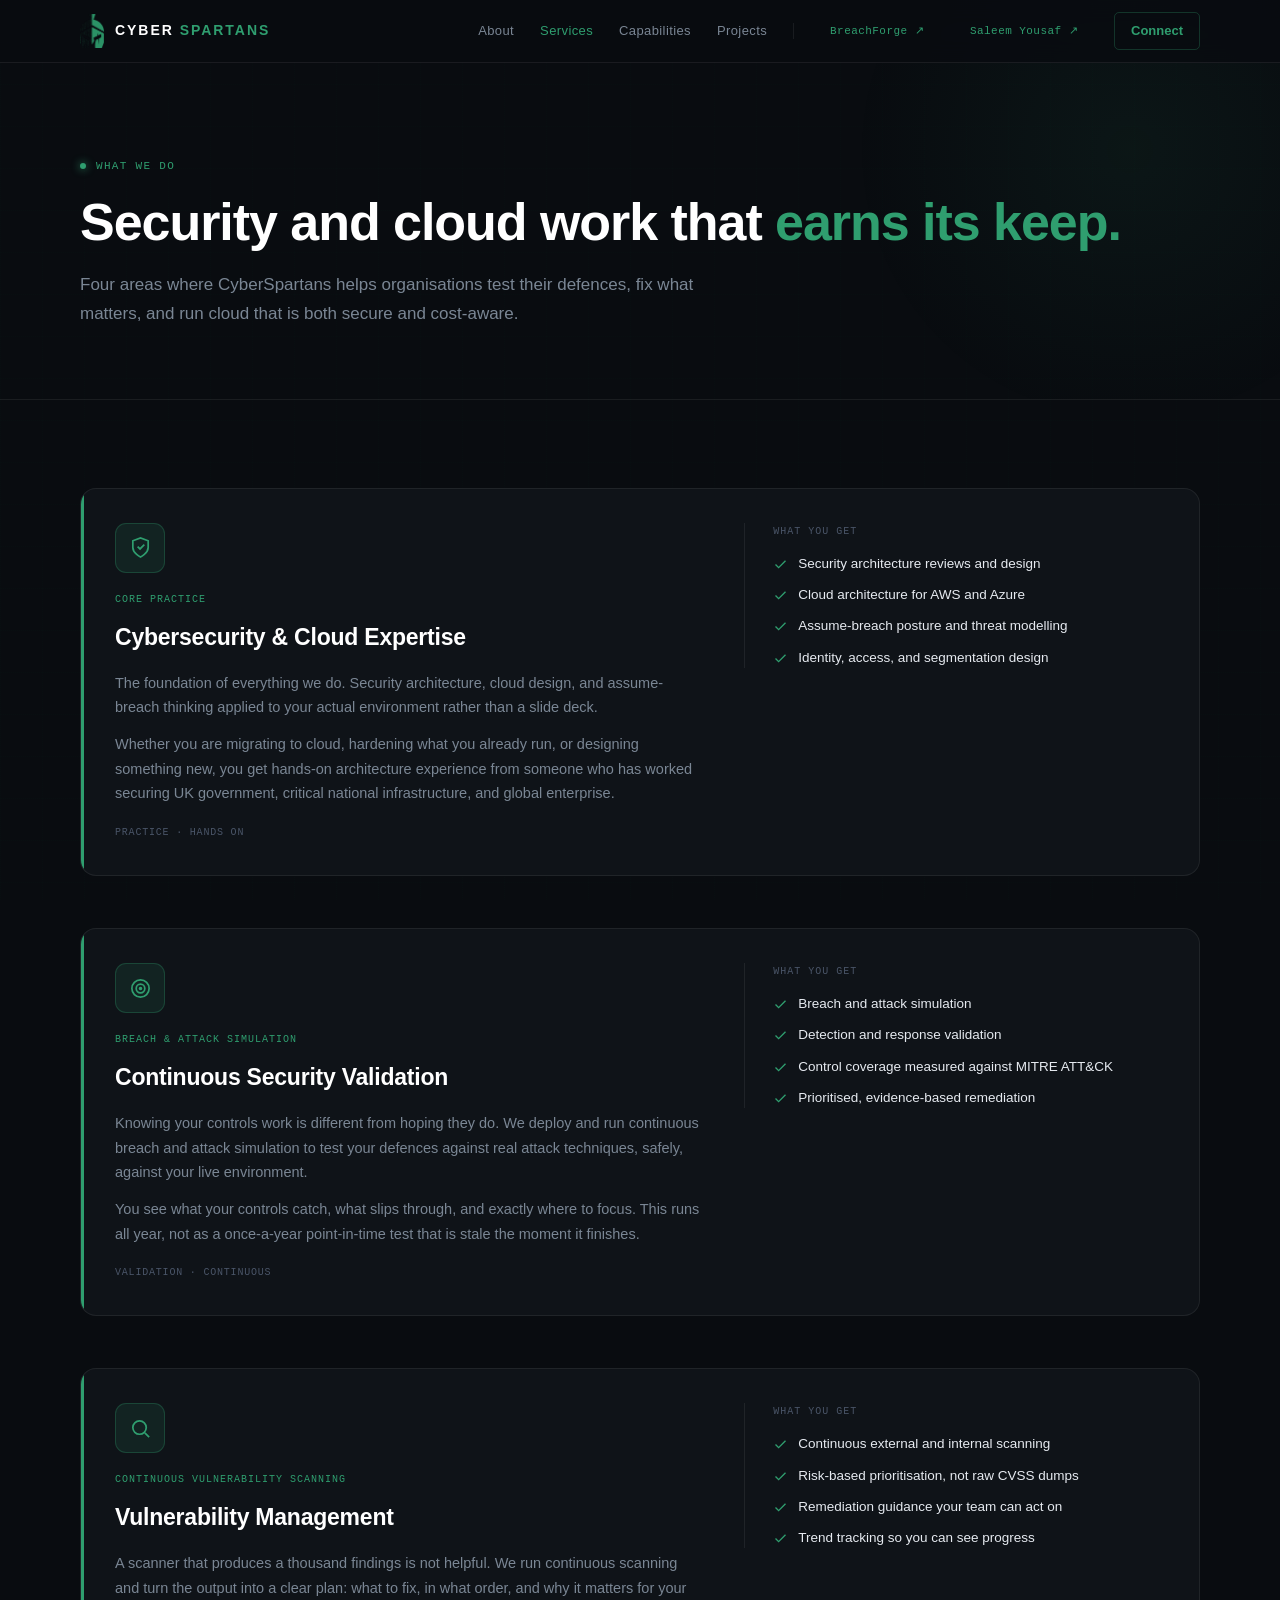
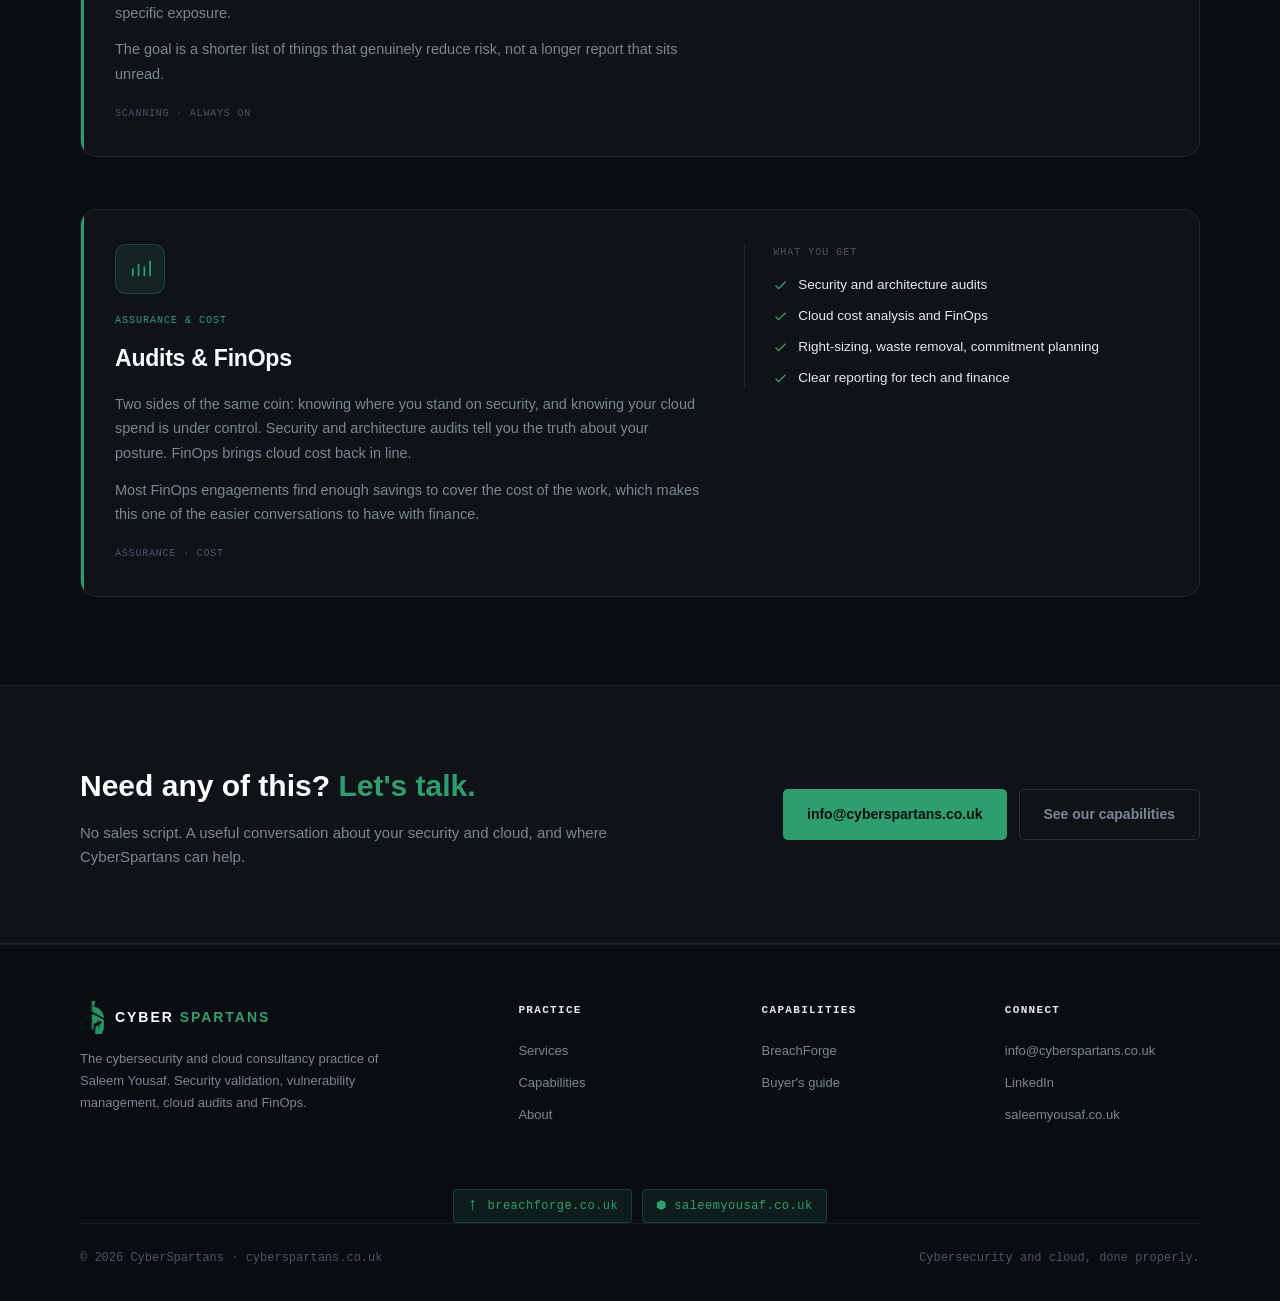
<file: services.html>
<!DOCTYPE html><html lang="en"><head>
<meta charset="UTF-8"><meta name="viewport" content="width=device-width, initial-scale=1.0">
<!-- Security: CSP and Referrer-Policy set via meta. HSTS and X-Content-Type-Options need real response headers (Cloudflare), see DEPLOY.md -->
<meta http-equiv="Content-Security-Policy" content="default-src 'self'; script-src 'self' 'unsafe-inline'; style-src 'self' 'unsafe-inline' https://fonts.googleapis.com; font-src 'self' https://fonts.gstatic.com; img-src 'self' data:; connect-src 'self'; base-uri 'self'; form-action 'self'; object-src 'none'">
<meta name="referrer" content="strict-origin-when-cross-origin">
<meta name="description" content="CyberSpartans services: cybersecurity and cloud architecture, continuous security validation, vulnerability management, cloud audits and FinOps.">
<link rel="canonical" href="https://cyberspartans.co.uk/services.html">
<meta property="og:type" content="website"><meta property="og:url" content="https://cyberspartans.co.uk/services.html">
<meta property="og:title" content="Services | CyberSpartans Cybersecurity &amp; Cloud Consultancy"><meta property="og:description" content="CyberSpartans services: cybersecurity and cloud architecture, continuous security validation, vulnerability management, cloud audits and FinOps.">
<meta name="twitter:card" content="summary_large_image"><meta name="twitter:description" content="CyberSpartans services: cybersecurity and cloud architecture, continuous security validation, vulnerability management, cloud audits and FinOps.">
<meta name="twitter:title" content="Services | CyberSpartans Cybersecurity &amp; Cloud Consultancy">
<meta name="author" content="Saleem Yousaf">
<title>Services | CyberSpartans Cybersecurity &amp; Cloud Consultancy</title>
<link rel="preconnect" href="https://fonts.googleapis.com"><link rel="preconnect" href="https://fonts.gstatic.com" crossorigin>
<link href="https://fonts.googleapis.com/css2?family=DM+Mono:wght@400;500&family=Syne:wght@500;600;700;800&family=Inter:wght@300;400;500;600&display=swap" rel="stylesheet">
<script type="application/ld+json">
{
  "@context": "https://schema.org",
  "@graph": [
    {
      "@type": "Organization",
      "@id": "https://cyberspartans.co.uk#org",
      "name": "Cyber Spartans Ltd", "alternateName": "CyberSpartans",
      "url": "https://cyberspartans.co.uk",
      "logo": "https://cyberspartans.co.uk/logo.png",
      "description": "Cybersecurity and cloud consultancy. Security validation, vulnerability management, cloud audits and FinOps.",
      "email": "info@cyberspartans.co.uk",
      "areaServed": "GB",
      "founder": {
        "@id": "https://cyberspartans.co.uk#saleem"
      },
      "knowsAbout": [
        "Cybersecurity",
        "Cloud Security",
        "Security Architecture",
        "Breach and Attack Simulation",
        "Threat Intelligence",
        "Vulnerability Management",
        "Cloud FinOps",
        "Security Audits"
      ],
      "hasOfferCatalog": {
        "@type": "OfferCatalog",
        "name": "Cybersecurity and Cloud Services",
        "itemListElement": [
          {
            "@type": "Offer",
            "itemOffered": {
              "@type": "Service",
              "name": "Security Validation"
            }
          },
          {
            "@type": "Offer",
            "itemOffered": {
              "@type": "Service",
              "name": "Vulnerability Management"
            }
          },
          {
            "@type": "Offer",
            "itemOffered": {
              "@type": "Service",
              "name": "Cloud Security Audits"
            }
          },
          {
            "@type": "Offer",
            "itemOffered": {
              "@type": "Service",
              "name": "FinOps"
            }
          }
        ]
      },
      "sameAs": [
        "https://www.linkedin.com/in/saleemyousaf",
        "https://saleemyousaf.co.uk",
        "https://breachforge.co.uk",
        "https://github.com/saleem-yousaf"
      ]
    },
    {
      "@type": "Person",
      "@id": "https://cyberspartans.co.uk#saleem",
      "name": "Saleem Yousaf",
      "url": "https://saleemyousaf.co.uk",
      "jobTitle": "Cloud Security Architect and Director",
      "worksFor": {
        "@id": "https://cyberspartans.co.uk#org"
      },
      "sameAs": [
        "https://saleemyousaf.co.uk",
        "https://breachforge.co.uk",
        "https://www.linkedin.com/in/saleemyousaf",
        "https://github.com/saleem-yousaf",
        "https://saleemyousaf.medium.com",
        "https://dev.to/saleem_yousaf",
        "https://hashnode.com/@saleemyousaf",
        "https://about.me/saleemyousaf"
      ]
    },
    {
      "@type": "SoftwareApplication",
      "@id": "https://breachforge.co.uk#app",
      "name": "BreachForge",
      "url": "https://breachforge.co.uk",
      "applicationCategory": "SecurityApplication",
      "operatingSystem": "Web",
      "softwareVersion": "4.1",
      "description": "Breach and attack simulation platform mapping 154 MITRE ATT&CK techniques across 10 attack scenarios.",
      "creator": {
        "@id": "https://cyberspartans.co.uk#saleem"
      },
      "publisher": {
        "@id": "https://cyberspartans.co.uk#org"
      }
    }
  ]
}
</script>
<style>
:root{
  --bg:#090c10;--bg2:#0f1318;--bg3:#161b22;
  --border:rgba(255,255,255,0.07);--border2:rgba(255,255,255,0.12);
  --text:#e6eaf0;--muted:#7a8694;--muted2:#4a5568;
  --ac:#2f9e6f;--ac-bright:#3fb985;--ac-soft:rgba(47,158,111,0.12);--ac-line:rgba(47,158,111,0.28);
  --bf:#e63946;--sy:#2dd4bf;
  --mono:'DM Mono',monospace;--display:'Syne',sans-serif;--body:'Inter',sans-serif;
}
*,*::before,*::after{margin:0;padding:0;box-sizing:border-box;}
html{scroll-behavior:smooth;}
body{background:var(--bg);color:var(--text);font-family:var(--body);font-size:16px;line-height:1.7;-webkit-font-smoothing:antialiased;overflow-x:hidden;}
body::before{content:'';position:fixed;inset:0;background-image:linear-gradient(rgba(47,158,111,0.014) 1px,transparent 1px),linear-gradient(90deg,rgba(47,158,111,0.014) 1px,transparent 1px);background-size:42px 42px;pointer-events:none;z-index:0;}
.wrap{max-width:1200px;margin:0 auto;padding:0 40px;position:relative;z-index:1;}
section{position:relative;z-index:1;}
a{color:inherit;}
/* NAV */
header{position:fixed;top:0;left:0;right:0;z-index:100;background:rgba(9,12,16,0.82);backdrop-filter:blur(12px);-webkit-backdrop-filter:blur(12px);border-bottom:1px solid var(--border);}
.nav-inner{max-width:1200px;margin:0 auto;padding:0 40px;height:62px;display:flex;align-items:center;justify-content:space-between;}
.brand{display:flex;align-items:center;gap:11px;text-decoration:none;}
.brand img{width:24px;height:auto;display:block;}
.brand .bn{font-family:var(--display);font-size:14px;font-weight:700;letter-spacing:0.14em;color:#fff;}
.brand .bn b{color:var(--ac);font-weight:800;}
nav{display:flex;align-items:center;gap:26px;}
nav a.lnk{font-size:13px;color:var(--muted);text-decoration:none;letter-spacing:0.03em;transition:color 0.2s;}
nav a.lnk:hover,nav a.lnk.active{color:var(--ac);}
.nav-div{width:1px;height:16px;background:var(--border);}
.nav-ext{font-family:var(--mono);font-size:11px;letter-spacing:0.04em;text-decoration:none;padding:4px 10px;border-radius:4px;transition:background 0.2s;color:var(--ac);}
.nav-ext:hover{background:var(--ac-soft);}
.nav-cta{font-size:13px;font-weight:600;color:var(--ac);text-decoration:none;border:1px solid var(--ac-line);padding:7px 16px;border-radius:5px;transition:background 0.2s,border-color 0.2s;}
.nav-cta:hover{background:var(--ac-soft);border-color:var(--ac);}
/* PAGE HEADER */
.page-header{padding:150px 0 70px;position:relative;overflow:hidden;border-bottom:1px solid var(--border);}
.page-header-glow{position:absolute;top:-150px;right:-150px;width:600px;height:600px;background:radial-gradient(circle,rgba(47,158,111,0.07) 0%,transparent 65%);pointer-events:none;}
.eyebrow{display:inline-flex;align-items:center;gap:10px;font-family:var(--mono);font-size:11px;letter-spacing:0.12em;text-transform:uppercase;color:var(--ac);margin-bottom:20px;}
.eyebrow .dot{width:6px;height:6px;border-radius:50%;background:var(--ac);box-shadow:0 0 8px var(--ac);animation:dotpulse 1.7s infinite;}
@keyframes dotpulse{0%,100%{box-shadow:0 0 7px var(--ac);}50%{box-shadow:0 0 16px var(--ac);}}
h1{font-family:var(--display);font-size:clamp(32px,4.2vw,52px);font-weight:800;line-height:1.07;letter-spacing:-0.02em;color:#fff;margin-bottom:20px;}
h1 em{font-style:normal;color:var(--ac);}
.page-sub{font-size:17px;color:var(--muted);max-width:660px;line-height:1.7;}
/* SECTION SHARED */
.section{padding:88px 0;}
.section.alt{background:var(--bg2);border-top:1px solid var(--border);border-bottom:1px solid var(--border);}
.sec-head{max-width:680px;margin:0 0 48px;}
.sec-head.center{margin-left:auto;margin-right:auto;text-align:center;}
.sec-eyebrow{display:inline-flex;align-items:center;gap:10px;font-family:var(--mono);font-size:11px;letter-spacing:0.14em;text-transform:uppercase;color:var(--ac);margin-bottom:16px;}
.sec-eyebrow .dot{width:6px;height:6px;border-radius:50%;background:var(--ac);box-shadow:0 0 8px var(--ac);}
h2{font-family:var(--display);font-size:clamp(25px,2.9vw,38px);font-weight:700;line-height:1.14;letter-spacing:-0.02em;color:#fff;margin-bottom:14px;}
h2 em{font-style:normal;color:var(--ac);}
.sec-head p{font-size:16px;color:var(--muted);line-height:1.7;}
/* BUTTONS */
.btn{display:inline-flex;align-items:center;gap:8px;font-size:14px;font-weight:600;padding:13px 24px;border-radius:5px;text-decoration:none;transition:transform 0.15s,opacity 0.2s,border-color 0.2s,color 0.2s,background 0.2s;}
.btn-primary{background:var(--ac);color:#06100b;}
.btn-primary:hover{transform:translateY(-2px);box-shadow:0 10px 26px rgba(47,158,111,0.28);}
.btn-ghost{border:1px solid var(--border2);color:var(--muted);}
.btn-ghost:hover{border-color:var(--ac);color:var(--ac);}
/* CTA STRIP */
.cta-strip{background:var(--bg2);border-top:1px solid var(--border);border-bottom:1px solid var(--border);padding:74px 0;}
.cta-inner{display:grid;grid-template-columns:1fr auto;gap:40px;align-items:center;}
.cta-heading{font-family:var(--display);font-size:clamp(22px,2.4vw,30px);font-weight:700;color:#fff;margin-bottom:10px;}
.cta-heading em{font-style:normal;color:var(--ac);}
.cta-sub{font-size:15px;color:var(--muted);line-height:1.6;max-width:560px;}
.cta-actions{display:flex;gap:12px;flex-shrink:0;flex-wrap:wrap;}
/* FOOTER */
footer{border-top:1px solid var(--border);padding:56px 0 32px;}
.foot-grid{display:grid;grid-template-columns:2fr 1fr 1fr 1fr;gap:48px;margin-bottom:36px;}
.foot-brand .brand{margin-bottom:14px;}
.foot-brand p{font-size:13px;color:var(--muted);line-height:1.7;max-width:300px;}
.foot-col h4{font-family:var(--mono);font-size:11px;letter-spacing:0.12em;text-transform:uppercase;color:var(--text);margin-bottom:15px;}
.foot-col a{display:block;font-size:13px;color:var(--muted);text-decoration:none;padding:5px 0;transition:color 0.2s;}
.foot-col a:hover{color:var(--ac);}
.foot-pills{display:flex;gap:10px;flex-wrap:wrap;justify-content:center;padding:22px 0 0;}
.pill{display:inline-flex;align-items:center;gap:6px;font-family:var(--mono);font-size:12px;letter-spacing:0.04em;text-decoration:none;padding:6px 13px;border-radius:4px;color:var(--ac);background:var(--ac-soft);border:1px solid var(--ac-line);}
.foot-bottom{padding-top:24px;border-top:1px solid var(--border);display:flex;justify-content:space-between;align-items:center;gap:12px;flex-wrap:wrap;}
.foot-bottom span{font-family:var(--mono);font-size:12px;color:var(--muted2);}
/* REVEAL */
@keyframes fadeUp{from{opacity:0;transform:translateY(18px);}to{opacity:1;transform:translateY(0);}}
.page-header > .wrap > *{animation:fadeUp 0.6s ease both;}
.page-header > .wrap > *:nth-child(2){animation-delay:0.08s;}
.page-header > .wrap > *:nth-child(3){animation-delay:0.16s;}
.reveal{opacity:0;transform:translateY(20px);transition:opacity 0.6s ease,transform 0.6s ease;transition-delay:var(--d,0s);}
.reveal.in{opacity:1;transform:none;}
@media(max-width:1024px){.foot-grid{grid-template-columns:1fr 1fr;gap:32px;}.cta-inner{grid-template-columns:1fr;}}
@media(max-width:680px){.wrap{padding:0 22px;}.nav-inner{padding:0 22px;}nav .lnk,.nav-div,.nav-ext{display:none;}.section{padding:60px 0;}.foot-grid{grid-template-columns:1fr;}.foot-bottom{flex-direction:column;align-items:flex-start;}}
@media(prefers-reduced-motion:reduce){*{animation:none!important;}.reveal{opacity:1;transform:none;transition:none;}}

.feat-list{display:flex;flex-direction:column;gap:52px;}
.feat{display:grid;grid-template-columns:1.4fr 1fr;gap:40px;align-items:start;padding:34px;background:var(--bg2);border:1px solid var(--border);border-radius:16px;position:relative;overflow:hidden;transition:border-color 0.25s;}
.feat:hover{border-color:var(--border2);}
.feat::before{content:'';position:absolute;left:0;top:0;bottom:0;width:3px;background:var(--ac);transform:scaleY(0);transform-origin:top;transition:transform 0.5s ease;}
.feat.in::before{transform:scaleY(1);}
.feat-ico{width:50px;height:50px;border-radius:11px;background:var(--ac-soft);border:1px solid var(--ac-line);display:flex;align-items:center;justify-content:center;color:var(--ac);margin-bottom:18px;}
.feat-ico svg{width:23px;height:23px;}
.feat-tag{font-family:var(--mono);font-size:10px;letter-spacing:0.1em;text-transform:uppercase;color:var(--ac);margin-bottom:10px;}
.feat h3{font-family:var(--display);font-size:23px;font-weight:700;color:#fff;letter-spacing:-0.01em;margin-bottom:14px;}
.feat p{font-size:14.5px;color:var(--muted);line-height:1.7;margin-bottom:12px;}
.feat-deliver{border-left:1px solid var(--border);padding-left:28px;}
.feat-deliver .dl-lbl{font-family:var(--mono);font-size:10px;letter-spacing:0.1em;text-transform:uppercase;color:var(--muted2);margin-bottom:14px;}
.feat-deliver ul{list-style:none;display:flex;flex-direction:column;gap:11px;}
.feat-deliver li{display:flex;gap:10px;font-size:13.5px;color:var(--text);line-height:1.5;}
.feat-deliver li svg{width:15px;height:15px;color:var(--ac);flex-shrink:0;margin-top:3px;}
.feat-meta{margin-top:18px;font-family:var(--mono);font-size:10px;letter-spacing:0.08em;text-transform:uppercase;color:var(--muted2);}
@media(max-width:860px){.feat{grid-template-columns:1fr;gap:26px;}.feat-deliver{border-left:none;border-top:1px solid var(--border);padding-left:0;padding-top:22px;}}
</style></head><body>
<header><div class="nav-inner">
  <a href="index.html" class="brand"><img src="[data-uri]" alt="CyberSpartans"><span class="bn">CYBER <b>SPARTANS</b></span></a>
  <nav>
    <a href="index.html" class="lnk">About</a>
    <a href="services.html" class="lnk active">Services</a>
    <a href="capabilities.html" class="lnk">Capabilities</a><a href="projects.html" class="lnk">Projects</a>
    <span class="nav-div"></span>
    <a href="https://breachforge.co.uk" target="_blank" rel="noopener" class="nav-ext">BreachForge &#8599;</a>
    <a href="https://saleemyousaf.co.uk" target="_blank" rel="noopener" class="nav-ext">Saleem Yousaf &#8599;</a>
    <a href="mailto:info@cyberspartans.co.uk" class="nav-cta">Connect</a>
  </nav></div></header>

<div class="page-header"><div class="page-header-glow"></div><div class="wrap">
  <div class="eyebrow"><span class="dot"></span>What we do</div>
  <h1>Security and cloud work that <em>earns its keep.</em></h1>
  <p class="page-sub">Four areas where CyberSpartans helps organisations test their defences, fix what matters, and run cloud that is both secure and cost-aware.</p>
</div></div>
<section class="section"><div class="wrap"><div class="feat-list">
<div class="feat reveal" style="--d:0s">
      <div class="feat-main"><div class="feat-ico"><svg viewBox="0 0 24 24" fill="none" stroke="currentColor" stroke-width="1.8"><path d="M12 22s8-4 8-10V5l-8-3-8 3v7c0 6 8 10 8 10z"/><polyline points="9 11 11.5 13.5 16 9"/></svg></div><div class="feat-tag">Core Practice</div><h3>Cybersecurity &amp; Cloud Expertise</h3><p>The foundation of everything we do. Security architecture, cloud design, and assume-breach thinking applied to your actual environment rather than a slide deck.</p><p>Whether you are migrating to cloud, hardening what you already run, or designing something new, you get hands-on architecture experience from someone who has worked securing UK government, critical national infrastructure, and global enterprise.</p><div class="feat-meta">Practice &middot; Hands on</div></div>
      <div class="feat-deliver"><div class="dl-lbl">What you get</div><ul><li><svg viewBox="0 0 24 24" fill="none" stroke="currentColor" stroke-width="2.2"><polyline points="20 6 9 17 4 12"/></svg>Security architecture reviews and design</li><li><svg viewBox="0 0 24 24" fill="none" stroke="currentColor" stroke-width="2.2"><polyline points="20 6 9 17 4 12"/></svg>Cloud architecture for AWS and Azure</li><li><svg viewBox="0 0 24 24" fill="none" stroke="currentColor" stroke-width="2.2"><polyline points="20 6 9 17 4 12"/></svg>Assume-breach posture and threat modelling</li><li><svg viewBox="0 0 24 24" fill="none" stroke="currentColor" stroke-width="2.2"><polyline points="20 6 9 17 4 12"/></svg>Identity, access, and segmentation design</li></ul></div>
    </div>
<div class="feat reveal" style="--d:0.05s">
      <div class="feat-main"><div class="feat-ico"><svg viewBox="0 0 24 24" fill="none" stroke="currentColor" stroke-width="1.8"><circle cx="12" cy="12" r="9"/><circle cx="12" cy="12" r="4.5"/><circle cx="12" cy="12" r="1"/></svg></div><div class="feat-tag">Breach &amp; Attack Simulation</div><h3>Continuous Security Validation</h3><p>Knowing your controls work is different from hoping they do. We deploy and run continuous breach and attack simulation to test your defences against real attack techniques, safely, against your live environment.</p><p>You see what your controls catch, what slips through, and exactly where to focus. This runs all year, not as a once-a-year point-in-time test that is stale the moment it finishes.</p><div class="feat-meta">Validation &middot; Continuous</div></div>
      <div class="feat-deliver"><div class="dl-lbl">What you get</div><ul><li><svg viewBox="0 0 24 24" fill="none" stroke="currentColor" stroke-width="2.2"><polyline points="20 6 9 17 4 12"/></svg>Breach and attack simulation</li><li><svg viewBox="0 0 24 24" fill="none" stroke="currentColor" stroke-width="2.2"><polyline points="20 6 9 17 4 12"/></svg>Detection and response validation</li><li><svg viewBox="0 0 24 24" fill="none" stroke="currentColor" stroke-width="2.2"><polyline points="20 6 9 17 4 12"/></svg>Control coverage measured against MITRE ATT&amp;CK</li><li><svg viewBox="0 0 24 24" fill="none" stroke="currentColor" stroke-width="2.2"><polyline points="20 6 9 17 4 12"/></svg>Prioritised, evidence-based remediation</li></ul></div>
    </div>
<div class="feat reveal" style="--d:0.1s">
      <div class="feat-main"><div class="feat-ico"><svg viewBox="0 0 24 24" fill="none" stroke="currentColor" stroke-width="1.8"><circle cx="11" cy="11" r="7"/><line x1="21" y1="21" x2="16.5" y2="16.5"/></svg></div><div class="feat-tag">Continuous Vulnerability Scanning</div><h3>Vulnerability Management</h3><p>A scanner that produces a thousand findings is not helpful. We run continuous scanning and turn the output into a clear plan: what to fix, in what order, and why it matters for your specific exposure.</p><p>The goal is a shorter list of things that genuinely reduce risk, not a longer report that sits unread.</p><div class="feat-meta">Scanning &middot; Always on</div></div>
      <div class="feat-deliver"><div class="dl-lbl">What you get</div><ul><li><svg viewBox="0 0 24 24" fill="none" stroke="currentColor" stroke-width="2.2"><polyline points="20 6 9 17 4 12"/></svg>Continuous external and internal scanning</li><li><svg viewBox="0 0 24 24" fill="none" stroke="currentColor" stroke-width="2.2"><polyline points="20 6 9 17 4 12"/></svg>Risk-based prioritisation, not raw CVSS dumps</li><li><svg viewBox="0 0 24 24" fill="none" stroke="currentColor" stroke-width="2.2"><polyline points="20 6 9 17 4 12"/></svg>Remediation guidance your team can act on</li><li><svg viewBox="0 0 24 24" fill="none" stroke="currentColor" stroke-width="2.2"><polyline points="20 6 9 17 4 12"/></svg>Trend tracking so you can see progress</li></ul></div>
    </div>
<div class="feat reveal" style="--d:0.15s">
      <div class="feat-main"><div class="feat-ico"><svg viewBox="0 0 24 24" fill="none" stroke="currentColor" stroke-width="1.8"><line x1="4" y1="20" x2="4" y2="12"/><line x1="10" y1="20" x2="10" y2="7"/><line x1="16" y1="20" x2="16" y2="10"/><line x1="22" y1="20" x2="22" y2="4"/></svg></div><div class="feat-tag">Assurance &amp; Cost</div><h3>Audits &amp; FinOps</h3><p>Two sides of the same coin: knowing where you stand on security, and knowing your cloud spend is under control. Security and architecture audits tell you the truth about your posture. FinOps brings cloud cost back in line.</p><p>Most FinOps engagements find enough savings to cover the cost of the work, which makes this one of the easier conversations to have with finance.</p><div class="feat-meta">Assurance &middot; Cost</div></div>
      <div class="feat-deliver"><div class="dl-lbl">What you get</div><ul><li><svg viewBox="0 0 24 24" fill="none" stroke="currentColor" stroke-width="2.2"><polyline points="20 6 9 17 4 12"/></svg>Security and architecture audits</li><li><svg viewBox="0 0 24 24" fill="none" stroke="currentColor" stroke-width="2.2"><polyline points="20 6 9 17 4 12"/></svg>Cloud cost analysis and FinOps</li><li><svg viewBox="0 0 24 24" fill="none" stroke="currentColor" stroke-width="2.2"><polyline points="20 6 9 17 4 12"/></svg>Right-sizing, waste removal, commitment planning</li><li><svg viewBox="0 0 24 24" fill="none" stroke="currentColor" stroke-width="2.2"><polyline points="20 6 9 17 4 12"/></svg>Clear reporting for tech and finance</li></ul></div>
    </div>
</div></div></section>
<div class="cta-strip"><div class="wrap"><div class="cta-inner">
  <div><div class="cta-heading">Need any of this? <em>Let's talk.</em></div><div class="cta-sub">No sales script. A useful conversation about your security and cloud, and where CyberSpartans can help.</div></div>
  <div class="cta-actions"><a href="mailto:info@cyberspartans.co.uk" class="btn btn-primary">info@cyberspartans.co.uk</a><a href="capabilities.html" class="btn btn-ghost">See our capabilities</a></div>
</div></div></div>

<footer><div class="wrap">
  <div class="foot-grid">
    <div class="foot-brand">
      <a href="index.html" class="brand"><img src="[data-uri]" alt="CyberSpartans"><span class="bn">CYBER <b>SPARTANS</b></span></a>
      <p>The cybersecurity and cloud consultancy practice of Saleem Yousaf. Security validation, vulnerability management, cloud audits and FinOps.</p>
    </div>
    <div class="foot-col"><h4>Practice</h4><a href="services.html">Services</a><a href="capabilities.html">Capabilities</a><a href="index.html">About</a></div>
    <div class="foot-col"><h4>Capabilities</h4><a href="capabilities.html">BreachForge</a><a href="capabilities.html">Buyer's guide</a></div>
    <div class="foot-col"><h4>Connect</h4><a href="mailto:info@cyberspartans.co.uk">info@cyberspartans.co.uk</a><a href="https://www.linkedin.com/in/saleemyousaf" target="_blank" rel="noopener">LinkedIn</a><a href="https://saleemyousaf.co.uk" target="_blank" rel="noopener">saleemyousaf.co.uk</a></div>
  </div>
  <div class="foot-pills"><a href="https://breachforge.co.uk" target="_blank" rel="noopener" class="pill">&#x2B61; breachforge.co.uk</a><a href="https://saleemyousaf.co.uk" target="_blank" rel="noopener" class="pill">&#x2B22; saleemyousaf.co.uk</a></div>
  <div class="foot-bottom"><span>© 2026 CyberSpartans &middot; cyberspartans.co.uk</span><span>Cybersecurity and cloud, done properly.</span></div>
</div></footer>
<script>(function(){if(!('IntersectionObserver' in window)){document.querySelectorAll('.reveal').forEach(function(e){e.classList.add('in');});return;}var io=new IntersectionObserver(function(es){es.forEach(function(e){if(e.isIntersecting){e.target.classList.add('in');io.unobserve(e.target);}});},{threshold:0.12,rootMargin:'0px 0px -8% 0px'});document.querySelectorAll('.reveal').forEach(function(e){io.observe(e);});})();</script>
</body></html>
</file>
